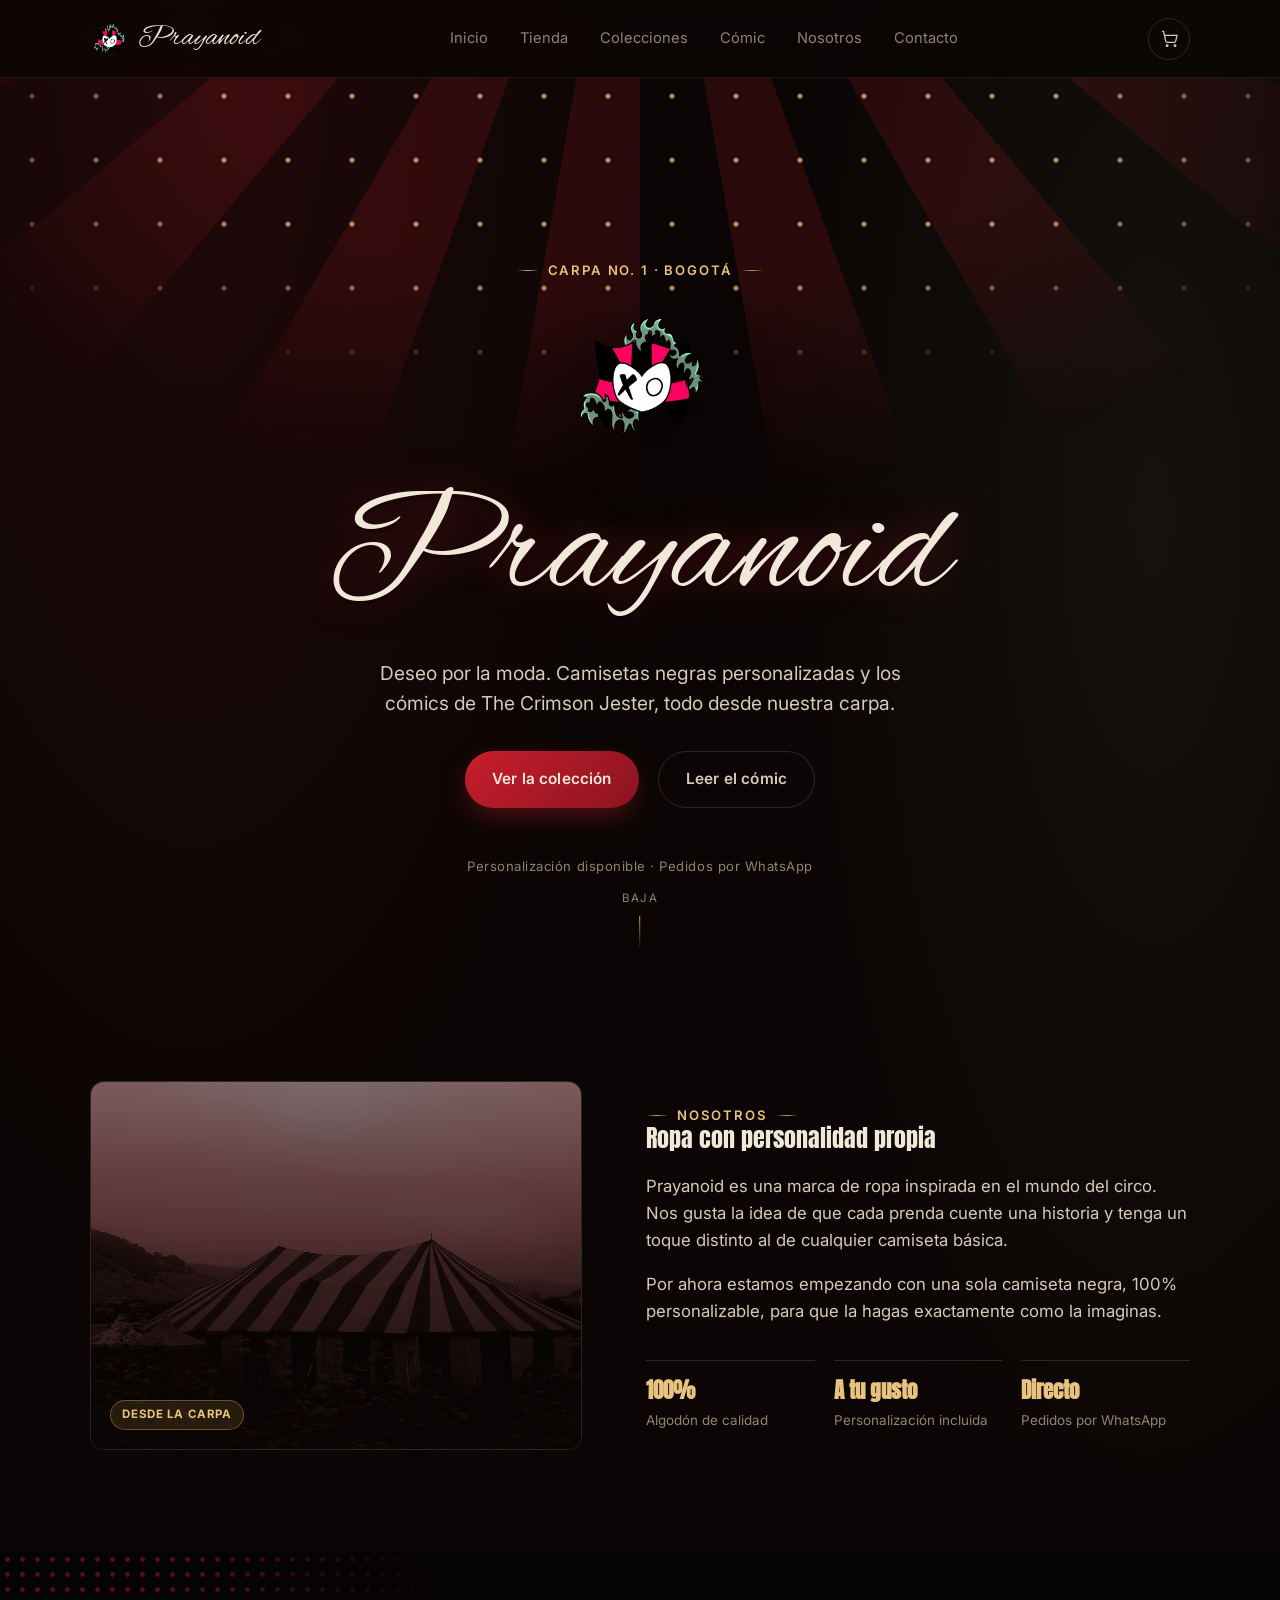
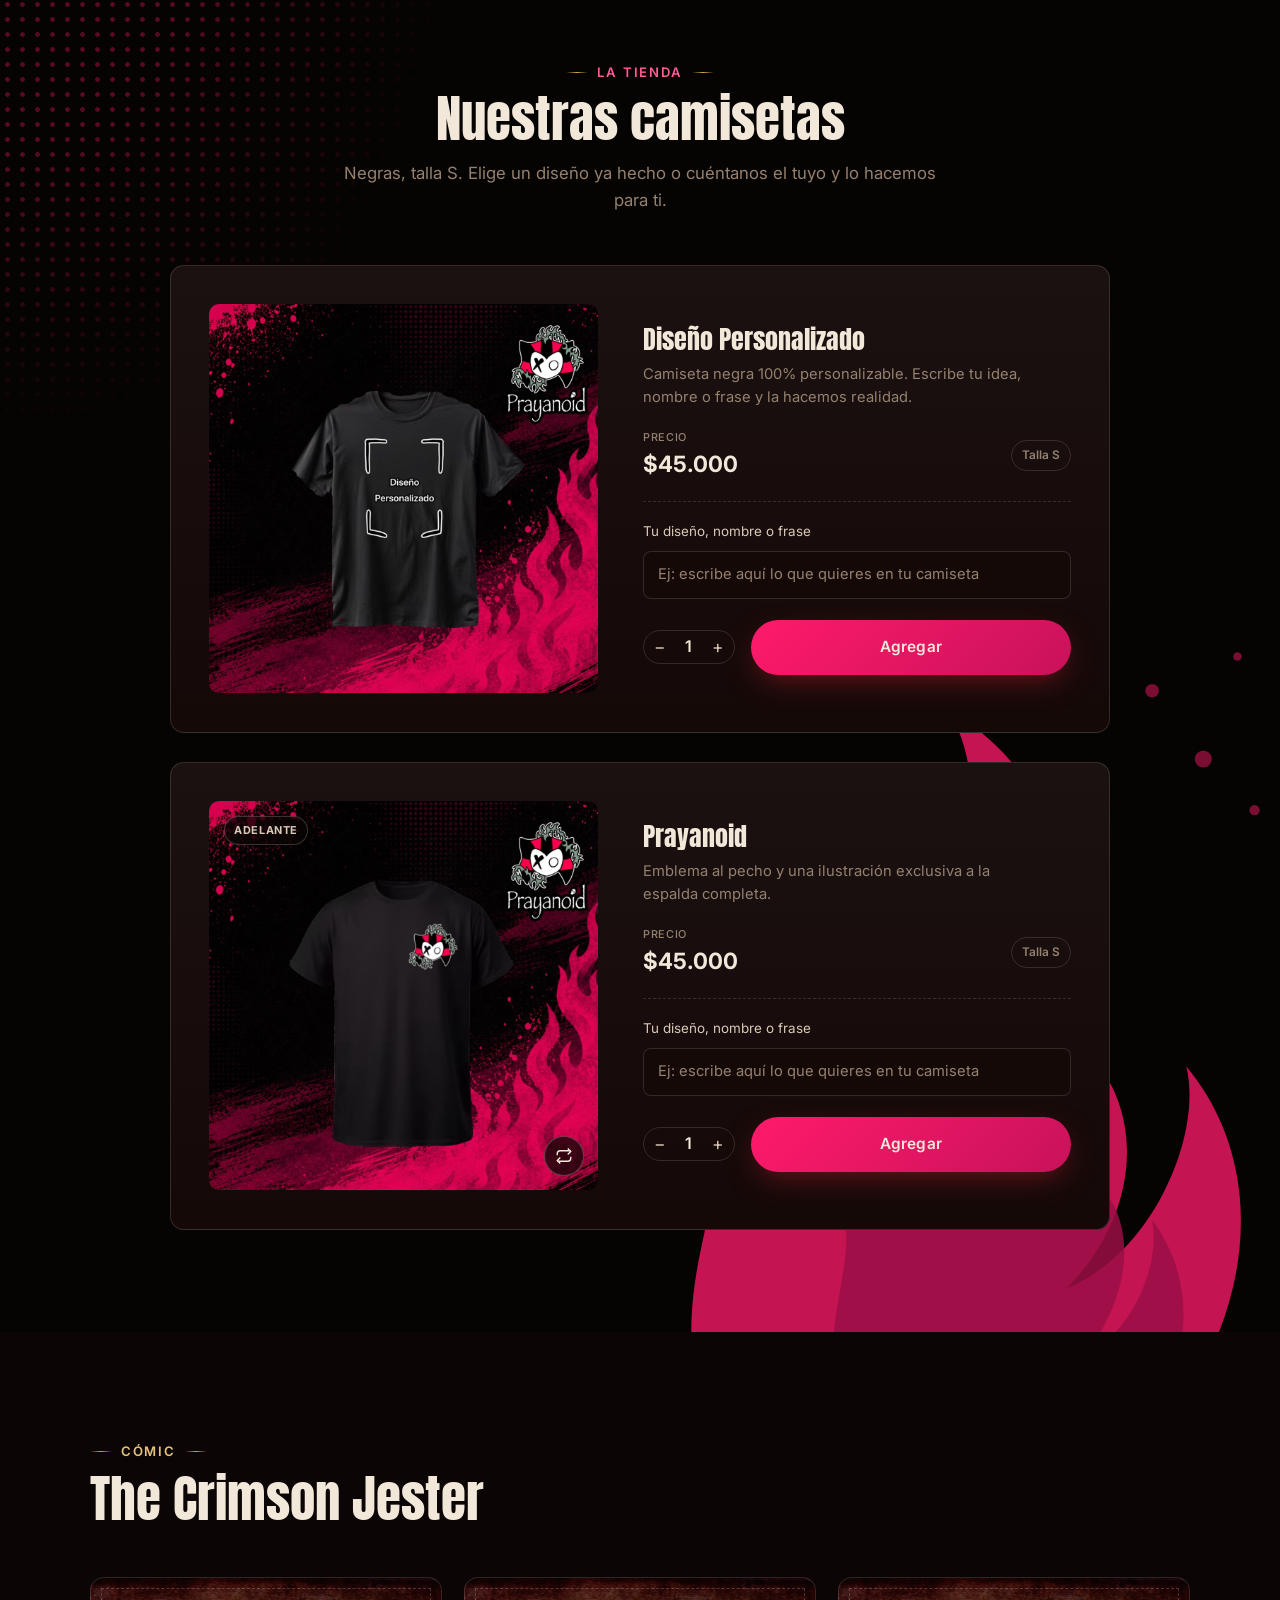
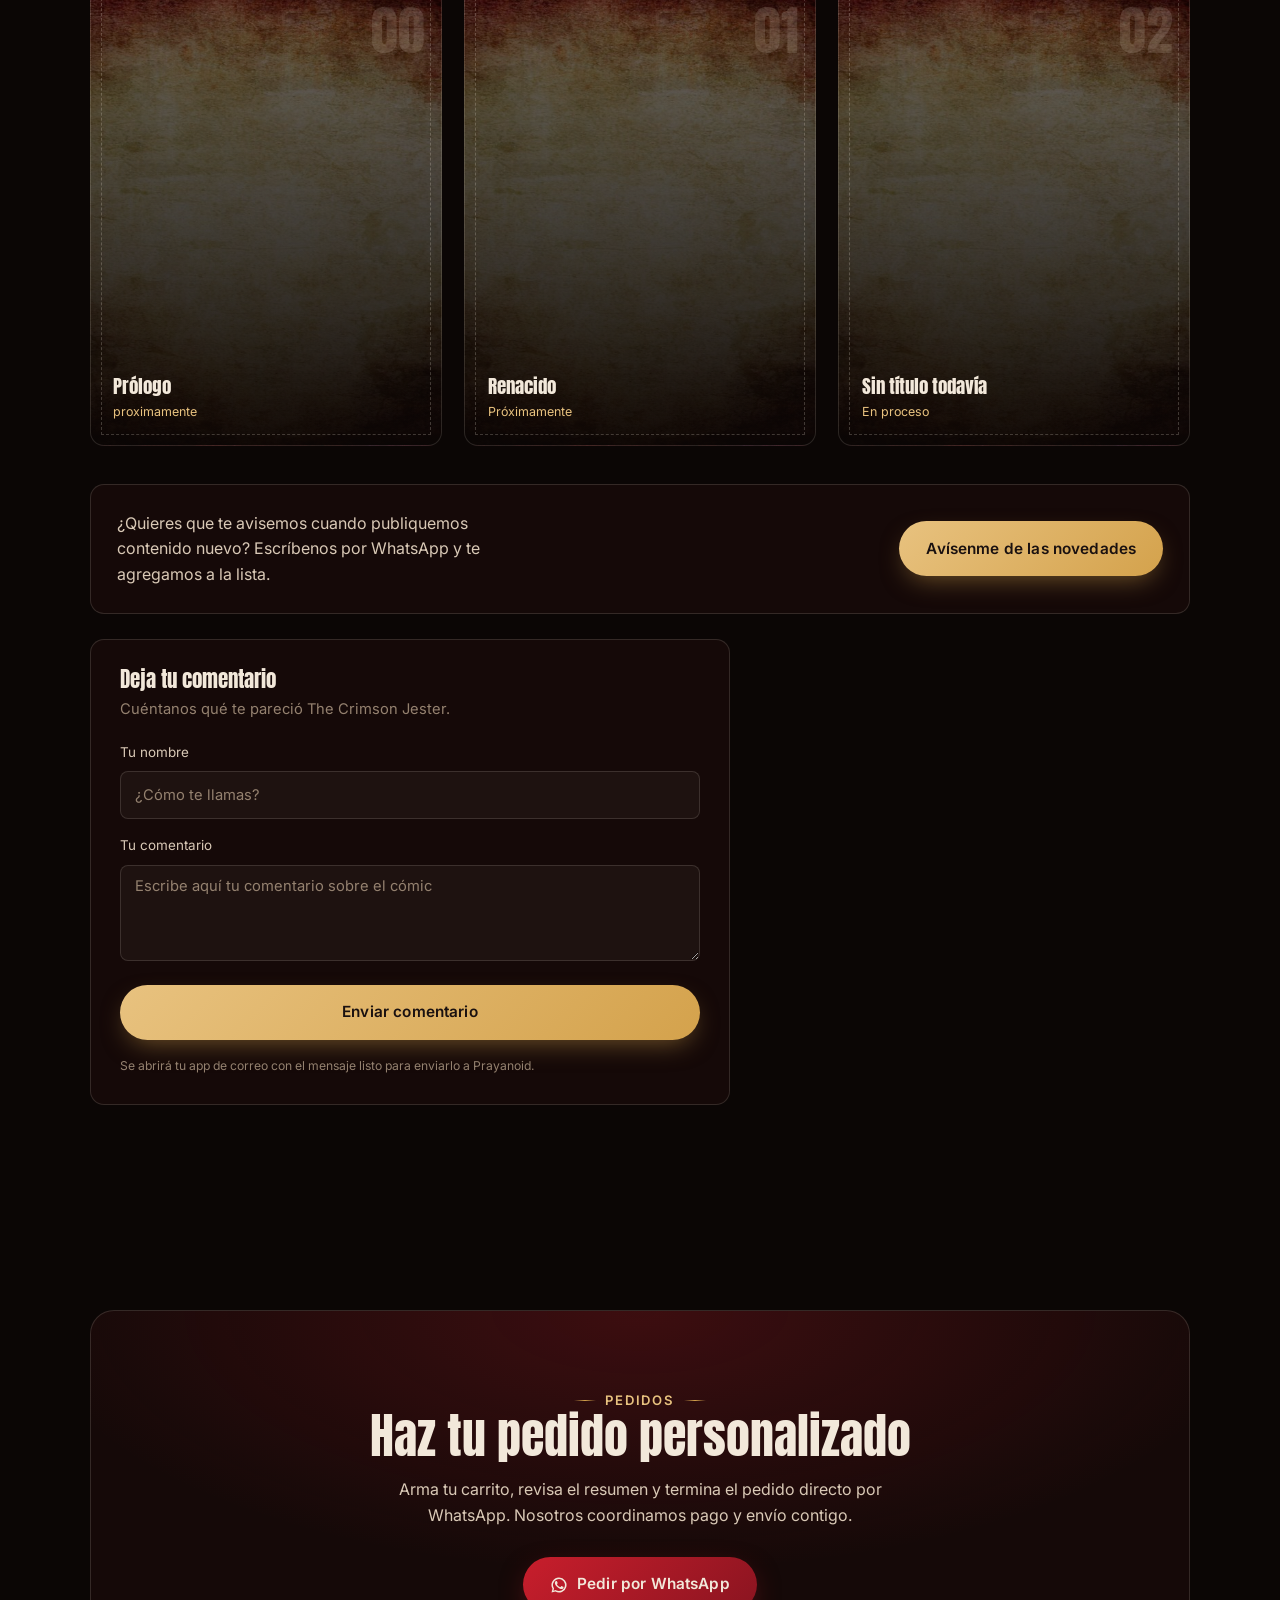
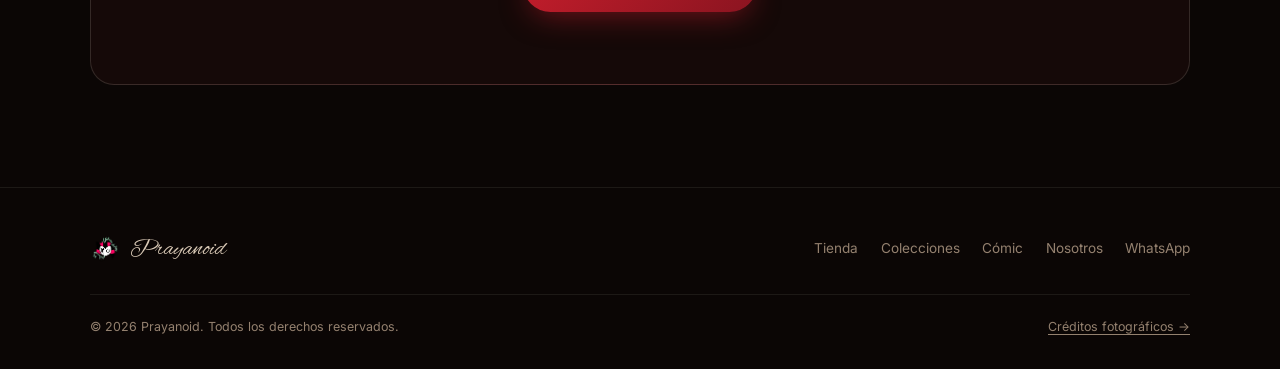
<file: index.html>
<!doctype html>
<html lang="es">
<head>
<meta charset="utf-8">
<meta name="viewport" content="width=device-width, initial-scale=1">
<title>Prayanoid — Deseo por la moda</title>
<meta name="description" content="Prayanoid: camisetas negras personalizadas y los cómics de The Crimson Jester. Pedidos directos por WhatsApp.">
<meta name="theme-color" content="#0b0605">

<link rel="icon" type="image/png" href="assets/img/jester-emblem.png">
<link rel="preload" as="image" href="assets/img/texture-velvet.jpg" fetchpriority="high">

<link rel="preconnect" href="https://fonts.googleapis.com">
<link rel="preconnect" href="https://fonts.gstatic.com" crossorigin>
<link rel="stylesheet" href="https://fonts.googleapis.com/css2?family=Anton&family=Alex+Brush&family=Inter:wght@300;400;500;600;700&display=swap">

<link rel="stylesheet" href="styles.css?v=20260804i">
</head>
<body>
<a class="skip-link" href="#contenido">Saltar al contenido</a>

<!-- ============================================================
     Curtain intro
============================================================ -->
<div class="curtain" data-curtain aria-hidden="true">
  <div class="curtain-panel left">
    <div class="curtain-fringe"></div>
  </div>
  <div class="curtain-panel right">
    <div class="curtain-fringe"></div>
  </div>
  <div class="curtain-enter">
    <span class="curtain-enter-ring">
      <svg viewBox="0 0 24 24" width="22" height="22" fill="none" stroke="currentColor" stroke-width="1.5"><path d="M5 12h14M13 6l6 6-6 6"/></svg>
    </span>
    <span>Toca para entrar</span>
  </div>
</div>

<!-- ============================================================
     Header
============================================================ -->
<header class="site-header" data-header>
  <div class="container">
    <a class="brand-mark" href="#top">
      <img src="assets/img/jester-emblem.png" alt="" aria-hidden="true">
      <strong>Prayanoid</strong>
    </a>

    <nav class="main-nav" aria-label="Navegación principal">
      <a href="#top">Inicio</a>
      <a href="#tienda">Tienda</a>
      <a href="colecciones.html">Colecciones</a>
      <a href="#comic">Cómic</a>
      <a href="#nosotros">Nosotros</a>
      <a href="#contacto">Contacto</a>
    </nav>

    <div class="header-actions">
      <button type="button" class="btn-icon cart-btn" data-cart-open aria-label="Abrir carrito">
        <svg viewBox="0 0 24 24" fill="none" stroke="currentColor" stroke-width="1.6"><circle cx="9" cy="21" r="1"/><circle cx="19" cy="21" r="1"/><path d="M2.5 3h2l2.7 12.4a2 2 0 0 0 2 1.6h8.6a2 2 0 0 0 2-1.6L21.5 8H6"/></svg>
        <span class="cart-count" data-cart-count>0</span>
      </button>
      <button type="button" class="btn-icon hamburger" data-hamburger aria-label="Abrir menú" aria-expanded="false">
        <svg viewBox="0 0 24 24" width="20" height="20" fill="none" stroke="currentColor" stroke-width="1.8" stroke-linecap="round">
          <line class="l1" x1="3" y1="6" x2="21" y2="6"/>
          <line class="l2" x1="3" y1="12" x2="21" y2="12"/>
          <line class="l3" x1="3" y1="18" x2="21" y2="18"/>
        </svg>
      </button>
    </div>
  </div>

  <nav class="mobile-nav" data-mobile-nav aria-label="Navegación móvil">
    <a href="#top">Inicio</a>
    <a href="#tienda">Tienda</a>
    <a href="colecciones.html">Colecciones</a>
    <a href="#comic">Cómic</a>
    <a href="#nosotros">Nosotros</a>
    <a href="#contacto">Contacto</a>
  </nav>
</header>

<main id="contenido">
  <!-- ============================================================
       Hero
  ============================================================ -->
  <section class="hero" id="top">
    <div class="hero-stripes" aria-hidden="true"></div>
    <div class="hero-lights" aria-hidden="true"></div>
    <div class="hero-inner">
      <span class="kicker">Carpa No. 1 · Bogotá</span>
      <img class="hero-emblem" src="assets/img/jester-emblem.png" alt="Emblema de Prayanoid">
      <h1 class="hero-title">Prayanoid</h1>
      <p class="hero-sub">Deseo por la moda. Camisetas negras personalizadas y los cómics de The Crimson Jester, todo desde nuestra carpa.</p>
      <div class="hero-actions">
        <a class="btn btn-primary" href="#tienda">Ver la colección</a>
        <a class="btn btn-ghost" href="#comic">Leer el cómic</a>
      </div>
      <p class="hero-note">Personalización disponible · Pedidos por WhatsApp</p>
    </div>
    <div class="hero-scroll" aria-hidden="true"><span>Baja</span><span class="line"></span></div>
  </section>

  <!-- ============================================================
       Manifesto
  ============================================================ -->
  <section class="section" id="nosotros">
    <div class="container">
      <div class="manifesto-grid">
        <div class="manifesto-figure reveal">
          <img src="assets/img/hero-tent.jpg" alt="Carpa de circo, referencia visual de la estética Prayanoid" loading="lazy" decoding="async">
          <span class="figure-tag badge badge-gold">Desde la carpa</span>
        </div>
        <div class="manifesto-text reveal">
          <span class="kicker">Nosotros</span>
          <h2>Ropa con personalidad propia</h2>
          <p>Prayanoid es una marca de ropa inspirada en el mundo del circo. Nos gusta la idea de que cada prenda cuente una historia y tenga un toque distinto al de cualquier camiseta básica.</p>
          <p>Por ahora estamos empezando con una sola camiseta negra, 100% personalizable, para que la hagas exactamente como la imaginas.</p>
          <div class="manifesto-pillars">
            <div class="pillar"><strong>100%</strong><span>Algodón de calidad</span></div>
            <div class="pillar"><strong>A tu gusto</strong><span>Personalización incluida</span></div>
            <div class="pillar"><strong>Directo</strong><span>Pedidos por WhatsApp</span></div>
          </div>
        </div>
      </div>
    </div>
  </section>

  <!-- ============================================================
       Shop
  ============================================================ -->
  <section class="section" id="tienda">
    <div class="container">
      <div class="section-head center reveal">
        <span class="kicker">La tienda</span>
        <h2>Nuestras camisetas</h2>
        <p>Negras, talla S. Elige un diseño ya hecho o cuéntanos el tuyo y lo hacemos para ti.</p>
      </div>

      <div class="shop-spotlight" data-products>
        <article class="product-card reveal">
          <div class="product-visual photo">
            <img class="mockup" src="assets/img/product-custom-tee.jpg" alt="Camiseta negra Prayanoid con espacio para tu diseño personalizado">
          </div>
          <div class="product-info">
            <h3>Diseño Personalizado</h3>
            <p class="desc">Camiseta negra 100% personalizable. Escribe tu idea, nombre o frase y la hacemos realidad.</p>
            <div class="product-meta">
              <div class="product-price"><small>Precio</small>$45.000</div>
              <span class="size-pill">Talla S</span>
            </div>
            <div class="customize-row">
              <label for="custom-text">Tu diseño, nombre o frase</label>
              <input type="text" id="custom-text" class="customize-input" data-custom-input maxlength="60" placeholder="Ej: escribe aquí lo que quieres en tu camiseta">
            </div>
            <div class="qty-row">
              <div class="qty-stepper" data-qty>
                <button type="button" data-action="dec" aria-label="Restar">−</button>
                <span class="qty-value">1</span>
                <button type="button" data-action="inc" aria-label="Sumar">+</button>
              </div>
              <button type="button" class="btn btn-primary add-to-cart" data-add-to-cart data-id="p-custom" data-name="Diseño Personalizado" data-price="45000">Agregar</button>
            </div>
          </div>
        </article>

        <article class="product-card reveal">
          <div class="product-visual photo has-back">
            <span class="side-badge front-label">Adelante</span>
            <span class="side-badge back-label">Atrás</span>
            <img class="mockup front" src="assets/img/product-prayanoid-front.jpg" alt="Camiseta negra Prayanoid con el emblema al pecho (frente)">
            <img class="mockup back" src="assets/img/product-prayanoid-back.jpg" alt="Camiseta negra Prayanoid con ilustración de bufón enmascarado a la espalda (espalda)">
            <button type="button" class="flip-btn" data-flip-btn aria-label="Ver la otra cara de la camiseta">
              <svg viewBox="0 0 24 24" fill="none" stroke="currentColor" stroke-width="1.8"><path d="M17 2l4 4-4 4"/><path d="M3 11V9a4 4 0 0 1 4-4h14"/><path d="M7 22l-4-4 4-4"/><path d="M21 13v2a4 4 0 0 1-4 4H3"/></svg>
            </button>
          </div>
          <div class="product-info">
            <h3>Prayanoid</h3>
            <p class="desc">Emblema al pecho y una ilustración exclusiva a la espalda completa.</p>
            <div class="product-meta">
              <div class="product-price"><small>Precio</small>$45.000</div>
              <span class="size-pill">Talla S</span>
            </div>
            <div class="customize-row">
              <label for="custom-text-2">Iniciales o nombre (opcional)</label>
              <input type="text" id="custom-text-2" class="customize-input" data-custom-input maxlength="60" placeholder="Ej: agrega tus iniciales">
            </div>
            <div class="qty-row">
              <div class="qty-stepper" data-qty>
                <button type="button" data-action="dec" aria-label="Restar">−</button>
                <span class="qty-value">1</span>
                <button type="button" data-action="inc" aria-label="Sumar">+</button>
              </div>
              <button type="button" class="btn btn-primary add-to-cart" data-add-to-cart data-id="p-mascara" data-name="Prayanoid" data-price="45000">Agregar</button>
            </div>
          </div>
        </article>
      </div>
    </div>
  </section>

  <!-- ============================================================
       Weekly comic
  ============================================================ -->
  <section class="section" id="comic">
    <div class="container">
      <div class="section-head reveal">
        <span class="kicker">Cómic</span>
        <h2>The Crimson Jester</h2>
      </div>

      <div class="comic-grid" data-comics>
        <a class="comic-card is-live reveal" href="comic-00.html" target="_blank" rel="noopener">
          <span class="episode-num" aria-hidden="true">00</span>
          <span class="stamp">Nuevo</span>
          <h3>Prólogo</h3>
          <span class="status">Disponible ahora</span>
        </a>
        <a class="comic-card reveal" href="comic-01.html" target="_blank" rel="noopener">
          <span class="episode-num" aria-hidden="true">01</span>
          <h3>La carpa despierta</h3>
          <span class="status">Próximamente</span>
        </a>
        <a class="comic-card reveal" href="comic-02.html" target="_blank" rel="noopener">
          <span class="episode-num" aria-hidden="true">02</span>
          <h3>Sin título todavía</h3>
          <span class="status">En proceso</span>
        </a>
      </div>

      <div class="comic-follow reveal">
        <p>¿Quieres que te avisemos cuando publiquemos contenido nuevo? Escríbenos por WhatsApp y te agregamos a la lista.</p>
        <a class="btn btn-gold" href="https://wa.me/573204738410?text=Hola%20Prayanoid%2C%20quiero%20que%20me%20avisen%20de%20las%20novedades%20de%20The%20Crimson%20Jester." target="_blank" rel="noopener">Avísenme de las novedades</a>
      </div>

      <div class="comic-comments reveal">
        <h3>Deja tu comentario</h3>
        <p>Cuéntanos qué te pareció The Crimson Jester.</p>
        <form class="comment-form" data-comment-form novalidate>
          <div class="form-row">
            <label for="comment-name">Tu nombre</label>
            <input type="text" id="comment-name" name="name" maxlength="60" placeholder="¿Cómo te llamas?">
          </div>
          <div class="form-row">
            <label for="comment-text">Tu comentario</label>
            <textarea id="comment-text" name="comment" required maxlength="500" rows="4" placeholder="Escribe aquí tu comentario sobre el cómic"></textarea>
          </div>
          <button type="submit" class="btn btn-gold">Enviar comentario</button>
          <p class="hint">Se abrirá tu app de correo con el mensaje listo para enviarlo a Prayanoid.</p>
        </form>
      </div>
    </div>
  </section>

  <!-- ============================================================
       Contact band
  ============================================================ -->
  <section class="section" id="contacto">
    <div class="container">
      <div class="contact-band reveal">
        <span class="kicker">Pedidos</span>
        <h2>Haz tu pedido personalizado</h2>
        <p>Arma tu carrito, revisa el resumen y termina el pedido directo por WhatsApp. Nosotros coordinamos pago y envío contigo.</p>
        <a class="btn btn-primary" href="https://wa.me/573204738410?text=Hola%20Prayanoid%2C%20quiero%20hacer%20un%20pedido." target="_blank" rel="noopener">
          <svg viewBox="0 0 24 24" width="18" height="18" fill="currentColor"><path d="M17.5 14.4c-.3-.1-1.7-.8-2-1-.3-.1-.5-.1-.6.1-.2.3-.7 1-.9 1.2-.2.2-.3.2-.6.1-.3-.1-1.3-.5-2.4-1.5-.9-.8-1.5-1.8-1.6-2.1-.2-.3 0-.5.1-.6.1-.1.3-.3.4-.5.1-.1.2-.3.3-.4.1-.2 0-.3 0-.5s-.6-1.5-.9-2c-.2-.5-.4-.4-.6-.4h-.5c-.2 0-.5.1-.7.3-.2.3-1 1-1 2.3s1 2.7 1.1 2.9c.1.2 2 3.1 4.9 4.3.7.3 1.2.5 1.6.6.7.2 1.3.2 1.8.1.5-.1 1.7-.7 2-1.4.2-.7.2-1.2.1-1.4-.1-.1-.3-.2-.5-.3z"/><path d="M12 2a10 10 0 0 0-8.6 15.1L2 22l5.1-1.3A10 10 0 1 0 12 2zm0 18a8 8 0 0 1-4.1-1.1l-.3-.2-3 .8.8-2.9-.2-.3A8 8 0 1 1 12 20z"/></svg>
          Pedir por WhatsApp
        </a>
      </div>
    </div>
  </section>
</main>

<!-- ============================================================
     Footer
============================================================ -->
<footer class="site-footer">
  <div class="container">
    <div class="footer-grid">
      <a class="footer-brand" href="#top">
        <img src="assets/img/jester-emblem.png" alt="" aria-hidden="true">
        <strong>Prayanoid</strong>
      </a>
      <nav class="footer-links" aria-label="Enlaces del pie de página">
        <a href="#tienda">Tienda</a>
        <a href="colecciones.html">Colecciones</a>
        <a href="#comic">Cómic</a>
        <a href="#nosotros">Nosotros</a>
        <a href="https://wa.me/573204738410" target="_blank" rel="noopener">WhatsApp</a>
      </nav>
    </div>
    <div class="footer-bottom">
      <span>© 2026 Prayanoid. Todos los derechos reservados.</span>
      <a href="creditos.html">Créditos fotográficos →</a>
    </div>
  </div>
</footer>

<!-- ============================================================
     Cart drawer
============================================================ -->
<div class="cart-overlay" data-cart-overlay></div>
<aside class="cart-drawer" data-cart-drawer aria-label="Carrito de compras">
  <div class="cart-head">
    <h2>Tu carrito</h2>
    <button type="button" class="btn-icon" data-cart-close aria-label="Cerrar carrito">
      <svg viewBox="0 0 24 24" fill="none" stroke="currentColor" stroke-width="1.8"><line x1="6" y1="6" x2="18" y2="18"/><line x1="18" y1="6" x2="6" y2="18"/></svg>
    </button>
  </div>
  <div class="cart-items" data-cart-items></div>
  <div class="cart-foot">
    <div class="cart-total-row">
      <span>Total</span>
      <span data-cart-total>$0</span>
    </div>
    <button type="button" class="btn btn-gold btn-block" data-cart-checkout disabled>Finalizar por WhatsApp</button>
    <p class="hint">Te llevamos a WhatsApp con el resumen listo para enviar.</p>
  </div>
</aside>

<script defer src="lib/gsap.min.js"></script>
<script defer src="lib/ScrollTrigger.min.js"></script>
<script defer src="lib/manifest.js"></script>
<script defer src="main.js?v=20260804h"></script>

<!-- Netlify Identity: catches invite/login links and sends users to the CMS -->
<script src="https://identity.netlify.com/v1/netlify-identity-widget.js"></script>
<script>
  if (window.netlifyIdentity) {
    window.netlifyIdentity.on("init", function (user) {
      if (!user) {
        window.netlifyIdentity.on("login", function () {
          document.location.href = "/admin/";
        });
      }
    });
  }
</script>
</body>
</html>
</file>
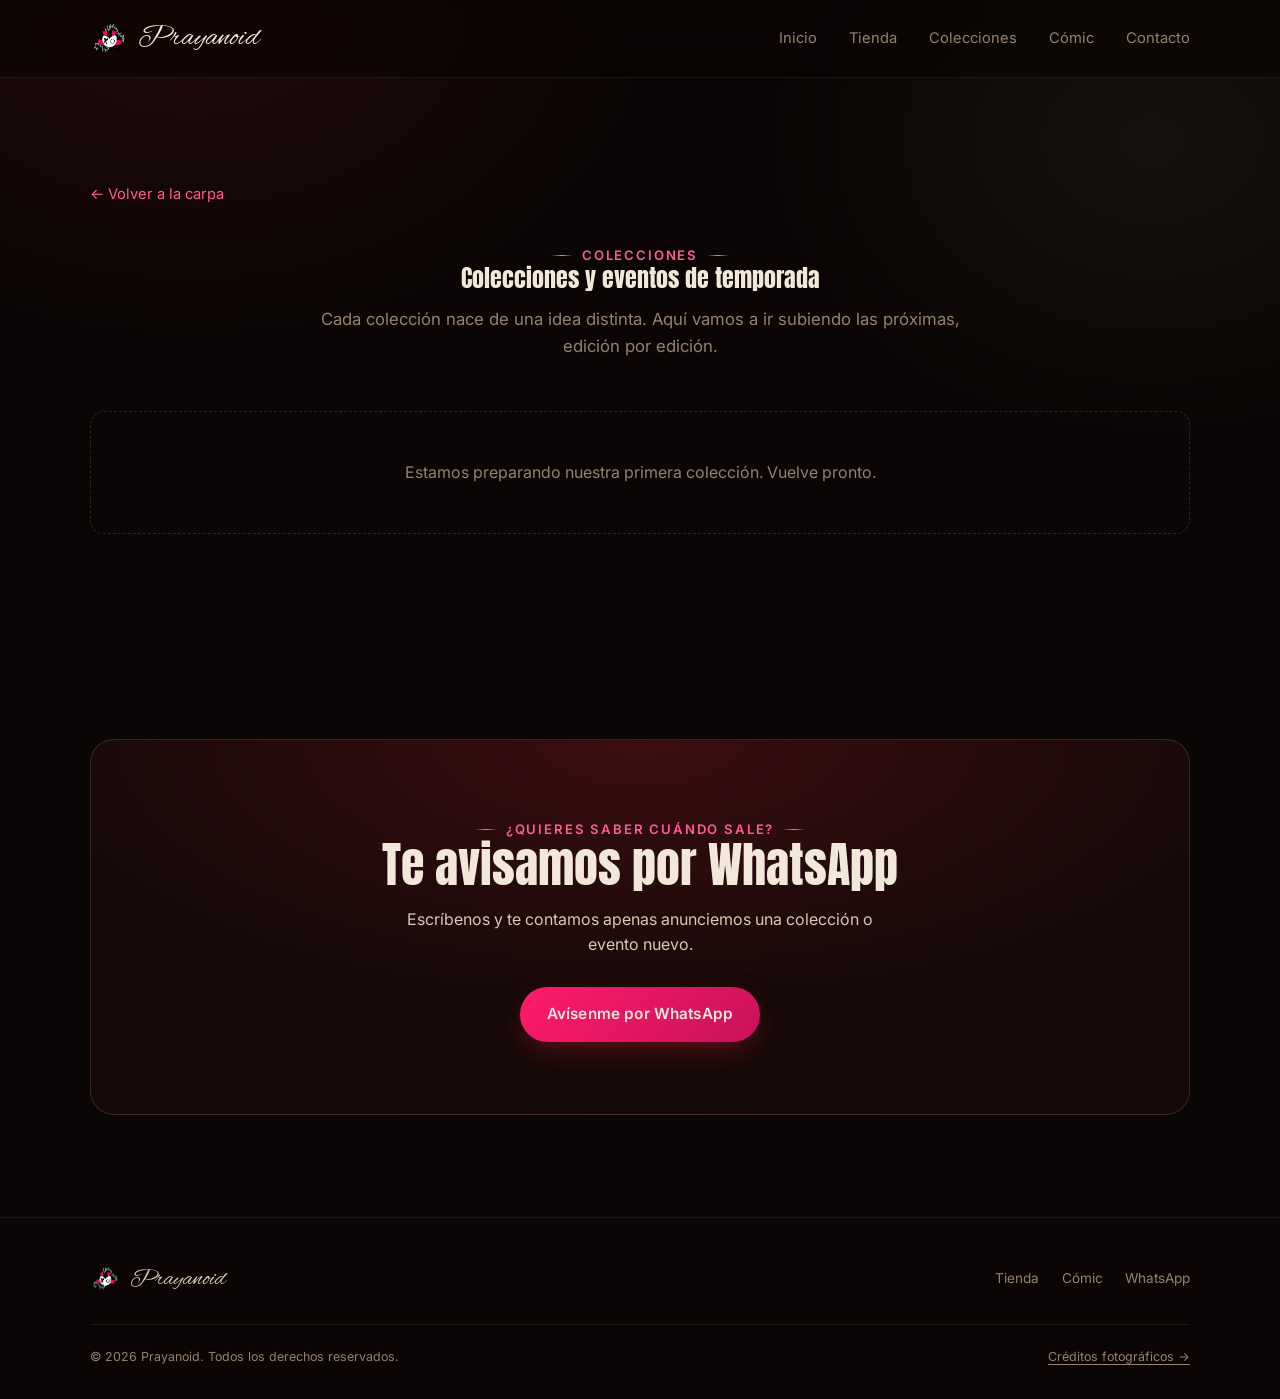
<file: colecciones.html>
<!doctype html>
<html lang="es">
<head>
<meta charset="utf-8">
<meta name="viewport" content="width=device-width, initial-scale=1">
<title>Colecciones — Prayanoid</title>
<meta name="description" content="Colecciones y eventos de temporada de Prayanoid.">
<meta name="theme-color" content="#0b0605">
<link rel="icon" type="image/png" href="assets/img/jester-emblem.png">
<link rel="preconnect" href="https://fonts.googleapis.com">
<link rel="preconnect" href="https://fonts.gstatic.com" crossorigin>
<link rel="stylesheet" href="https://fonts.googleapis.com/css2?family=Anton&family=Alex+Brush&family=Inter:wght@300;400;500;600;700&display=swap">
<link rel="stylesheet" href="styles.css?v=20260804i">
</head>
<body class="collections-page">
<header class="site-header">
  <div class="container">
    <a class="brand-mark" href="index.html">
      <img src="assets/img/jester-emblem.png" alt="" aria-hidden="true">
      <strong>Prayanoid</strong>
    </a>
    <nav class="main-nav" aria-label="Navegación principal">
      <a href="index.html#top">Inicio</a>
      <a href="index.html#tienda">Tienda</a>
      <a href="colecciones.html">Colecciones</a>
      <a href="index.html#comic">Cómic</a>
      <a href="index.html#contacto">Contacto</a>
    </nav>
  </div>
</header>

<main>
  <section class="section">
    <div class="container">
      <a class="back" href="index.html">← Volver a la carpa</a>
      <div class="section-head center reveal">
        <span class="kicker">Colecciones</span>
        <h1>Colecciones y eventos de temporada</h1>
        <p>Cada colección nace de una idea distinta. Aquí vamos a ir subiendo las próximas, edición por edición.</p>
      </div>

      <div class="collections-grid" data-collections>
        <p class="collections-empty">Estamos preparando nuestra primera colección. Vuelve pronto.</p>
      </div>
    </div>
  </section>

  <section class="section">
    <div class="container">
      <div class="contact-band reveal">
        <span class="kicker">¿Quieres saber cuándo sale?</span>
        <h2>Te avisamos por WhatsApp</h2>
        <p>Escríbenos y te contamos apenas anunciemos una colección o evento nuevo.</p>
        <a class="btn btn-primary" href="https://wa.me/573204738410?text=Hola%20Prayanoid%2C%20quiero%20que%20me%20avisen%20de%20las%20pr%C3%B3ximas%20colecciones." target="_blank" rel="noopener">Avísenme por WhatsApp</a>
      </div>
    </div>
  </section>
</main>

<footer class="site-footer">
  <div class="container">
    <div class="footer-grid">
      <a class="footer-brand" href="index.html">
        <img src="assets/img/jester-emblem.png" alt="" aria-hidden="true">
        <strong>Prayanoid</strong>
      </a>
      <nav class="footer-links" aria-label="Enlaces del pie de página">
        <a href="index.html#tienda">Tienda</a>
        <a href="index.html#comic">Cómic</a>
        <a href="https://wa.me/573204738410" target="_blank" rel="noopener">WhatsApp</a>
      </nav>
    </div>
    <div class="footer-bottom">
      <span>© 2026 Prayanoid. Todos los derechos reservados.</span>
      <a href="creditos.html">Créditos fotográficos →</a>
    </div>
  </div>
</footer>

<script defer src="lib/manifest.js"></script>
<script defer src="main.js?v=20260804h"></script>
</body>
</html>
</file>
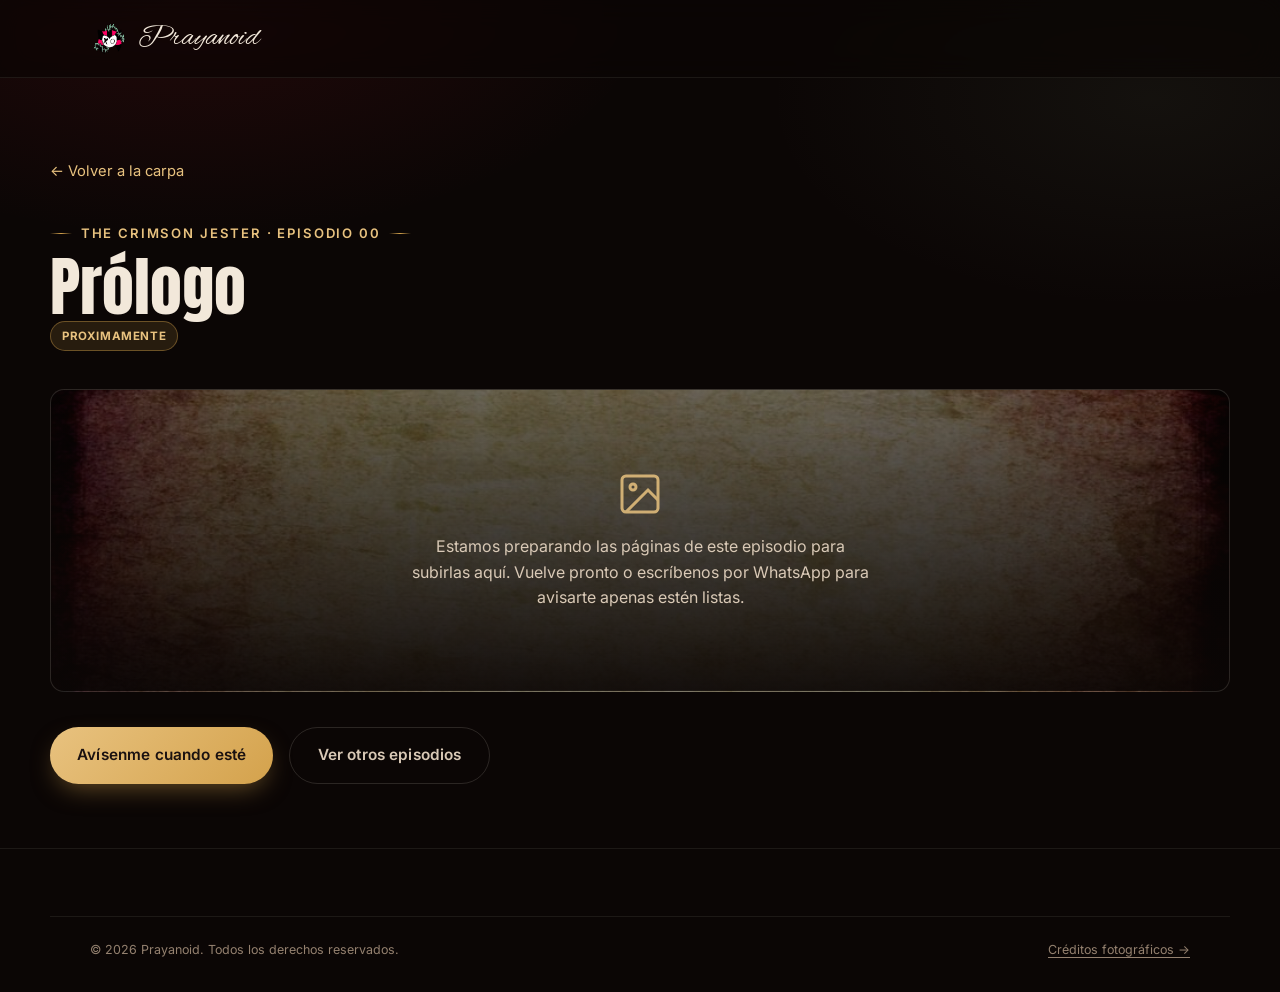
<file: comic-00.html>
<!doctype html>
<html lang="es">
<head>
<meta charset="utf-8">
<meta name="viewport" content="width=device-width, initial-scale=1">
<title>Episodio 00 · Prólogo — The Crimson Jester</title>
<meta name="description" content="The Crimson Jester, episodio 00: Prólogo. El cómic semanal de Prayanoid.">
<meta name="theme-color" content="#0b0605">
<link rel="icon" type="image/png" href="assets/img/jester-emblem.png">
<link rel="preconnect" href="https://fonts.googleapis.com">
<link rel="preconnect" href="https://fonts.gstatic.com" crossorigin>
<link rel="stylesheet" href="https://fonts.googleapis.com/css2?family=Anton&family=Alex+Brush&family=Inter:wght@300;400;500;600;700&display=swap">
<link rel="stylesheet" href="styles.css?v=20260804i">
</head>
<body class="comic-reader" data-episode="00">
<header class="site-header">
  <div class="container">
    <a class="brand-mark" href="index.html">
      <img src="assets/img/jester-emblem.png" alt="" aria-hidden="true">
      <strong>Prayanoid</strong>
    </a>
  </div>
</header>
<main class="container">
  <a class="back" href="index.html#comic">← Volver a la carpa</a>

  <div class="comic-reader-head">
    <span class="kicker">The Crimson Jester · Episodio 00</span>
    <h1>Prólogo</h1>
    <span class="badge">Disponible ahora</span>
  </div>

  <div class="comic-reader-panel">
    <svg viewBox="0 0 24 24" fill="none" stroke="currentColor" stroke-width="1.5"><rect x="3" y="3" width="18" height="18" rx="2"/><circle cx="8.5" cy="8.5" r="1.5"/><path d="M21 15l-5-5L5 21"/></svg>
    <p>Estamos preparando las páginas de este episodio para subirlas aquí. Vuelve pronto o escríbenos por WhatsApp para avisarte apenas estén listas.</p>
  </div>

  <div class="comic-pages" data-comic-pages></div>

  <div class="comic-reader-actions">
    <a class="btn btn-gold" href="https://wa.me/573204738410?text=Hola%20Prayanoid%2C%20quiero%20que%20me%20avisen%20cuando%20suban%20el%20Pr%C3%B3logo%20de%20The%20Crimson%20Jester." target="_blank" rel="noopener">Avísenme cuando esté</a>
    <a class="btn btn-ghost" href="index.html#comic">Ver otros episodios</a>
  </div>
</main>
<footer class="site-footer">
  <div class="container footer-bottom">
    <span>© 2026 Prayanoid. Todos los derechos reservados.</span>
    <a href="creditos.html">Créditos fotográficos →</a>
  </div>
</footer>
<script defer src="lib/comic-reader.js?v=20260804b"></script>
</body>
</html>
</file>
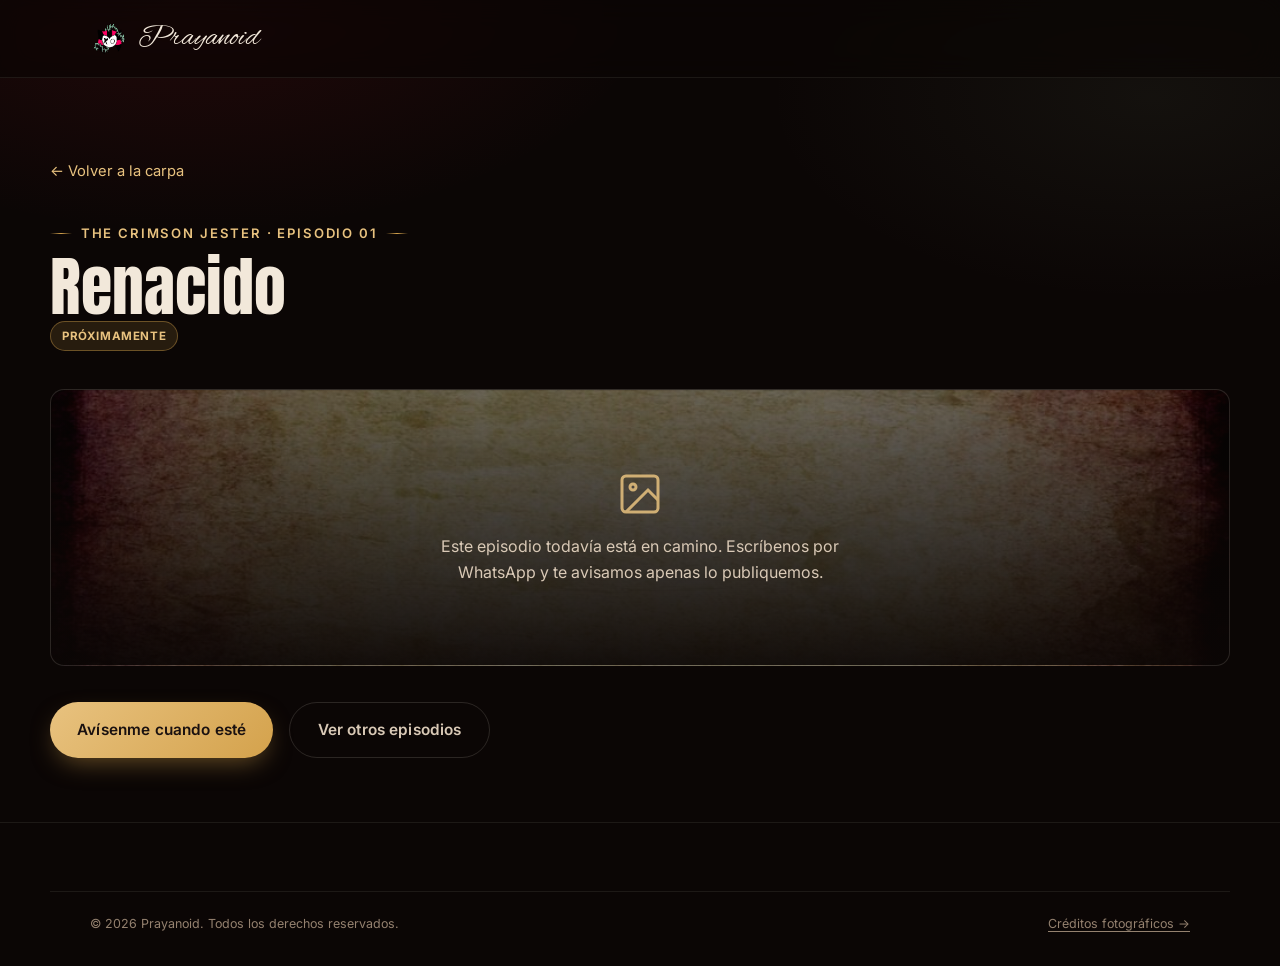
<file: comic-01.html>
<!doctype html>
<html lang="es">
<head>
<meta charset="utf-8">
<meta name="viewport" content="width=device-width, initial-scale=1">
<title>Episodio 01 · La carpa despierta — The Crimson Jester</title>
<meta name="description" content="The Crimson Jester, episodio 01: La carpa despierta. El cómic semanal de Prayanoid.">
<meta name="theme-color" content="#0b0605">
<link rel="icon" type="image/png" href="assets/img/jester-emblem.png">
<link rel="preconnect" href="https://fonts.googleapis.com">
<link rel="preconnect" href="https://fonts.gstatic.com" crossorigin>
<link rel="stylesheet" href="https://fonts.googleapis.com/css2?family=Anton&family=Alex+Brush&family=Inter:wght@300;400;500;600;700&display=swap">
<link rel="stylesheet" href="styles.css?v=20260804i">
</head>
<body class="comic-reader" data-episode="01">
<header class="site-header">
  <div class="container">
    <a class="brand-mark" href="index.html">
      <img src="assets/img/jester-emblem.png" alt="" aria-hidden="true">
      <strong>Prayanoid</strong>
    </a>
  </div>
</header>
<main class="container">
  <a class="back" href="index.html#comic">← Volver a la carpa</a>

  <div class="comic-reader-head">
    <span class="kicker">The Crimson Jester · Episodio 01</span>
    <h1>La carpa despierta</h1>
    <span class="badge badge-gold">Próximamente</span>
  </div>

  <div class="comic-reader-panel">
    <svg viewBox="0 0 24 24" fill="none" stroke="currentColor" stroke-width="1.5"><rect x="3" y="3" width="18" height="18" rx="2"/><circle cx="8.5" cy="8.5" r="1.5"/><path d="M21 15l-5-5L5 21"/></svg>
    <p>Este episodio todavía está en camino. Escríbenos por WhatsApp y te avisamos apenas lo publiquemos.</p>
  </div>

  <div class="comic-pages" data-comic-pages></div>

  <div class="comic-reader-actions">
    <a class="btn btn-gold" href="https://wa.me/573204738410?text=Hola%20Prayanoid%2C%20quiero%20que%20me%20avisen%20cuando%20suban%20La%20carpa%20despierta%20de%20The%20Crimson%20Jester." target="_blank" rel="noopener">Avísenme cuando esté</a>
    <a class="btn btn-ghost" href="index.html#comic">Ver otros episodios</a>
  </div>
</main>
<footer class="site-footer">
  <div class="container footer-bottom">
    <span>© 2026 Prayanoid. Todos los derechos reservados.</span>
    <a href="creditos.html">Créditos fotográficos →</a>
  </div>
</footer>
<script defer src="lib/comic-reader.js?v=20260804b"></script>
</body>
</html>
</file>
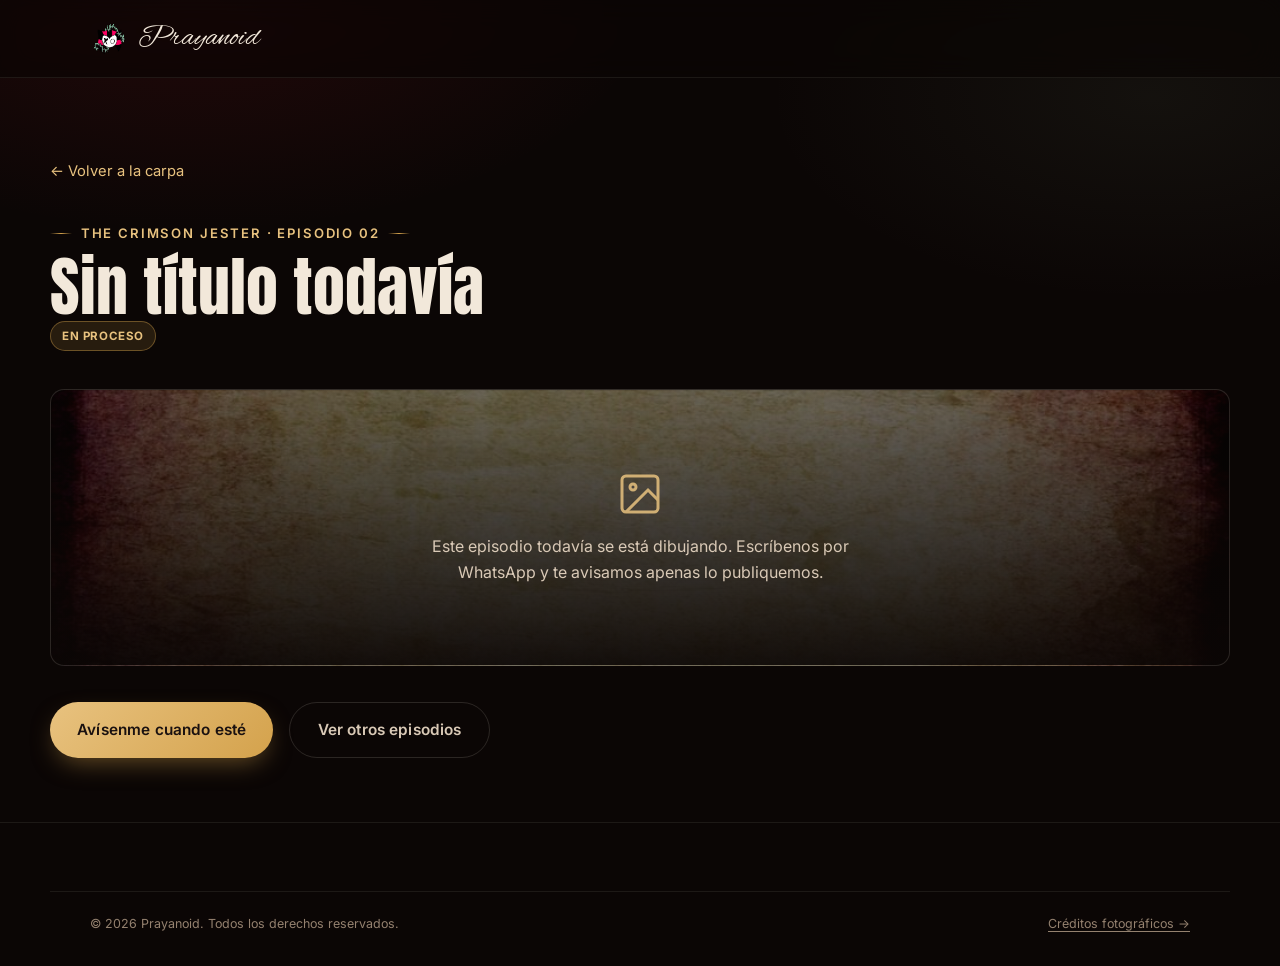
<file: comic-02.html>
<!doctype html>
<html lang="es">
<head>
<meta charset="utf-8">
<meta name="viewport" content="width=device-width, initial-scale=1">
<title>Episodio 02 — The Crimson Jester</title>
<meta name="description" content="The Crimson Jester, episodio 02. El cómic semanal de Prayanoid.">
<meta name="theme-color" content="#0b0605">
<link rel="icon" type="image/png" href="assets/img/jester-emblem.png">
<link rel="preconnect" href="https://fonts.googleapis.com">
<link rel="preconnect" href="https://fonts.gstatic.com" crossorigin>
<link rel="stylesheet" href="https://fonts.googleapis.com/css2?family=Anton&family=Alex+Brush&family=Inter:wght@300;400;500;600;700&display=swap">
<link rel="stylesheet" href="styles.css?v=20260804i">
</head>
<body class="comic-reader" data-episode="02">
<header class="site-header">
  <div class="container">
    <a class="brand-mark" href="index.html">
      <img src="assets/img/jester-emblem.png" alt="" aria-hidden="true">
      <strong>Prayanoid</strong>
    </a>
  </div>
</header>
<main class="container">
  <a class="back" href="index.html#comic">← Volver a la carpa</a>

  <div class="comic-reader-head">
    <span class="kicker">The Crimson Jester · Episodio 02</span>
    <h1>Sin título todavía</h1>
    <span class="badge badge-gold">En proceso</span>
  </div>

  <div class="comic-reader-panel">
    <svg viewBox="0 0 24 24" fill="none" stroke="currentColor" stroke-width="1.5"><rect x="3" y="3" width="18" height="18" rx="2"/><circle cx="8.5" cy="8.5" r="1.5"/><path d="M21 15l-5-5L5 21"/></svg>
    <p>Este episodio todavía se está dibujando. Escríbenos por WhatsApp y te avisamos apenas lo publiquemos.</p>
  </div>

  <div class="comic-pages" data-comic-pages></div>

  <div class="comic-reader-actions">
    <a class="btn btn-gold" href="https://wa.me/573204738410?text=Hola%20Prayanoid%2C%20quiero%20que%20me%20avisen%20cuando%20suban%20el%20episodio%2002%20de%20The%20Crimson%20Jester." target="_blank" rel="noopener">Avísenme cuando esté</a>
    <a class="btn btn-ghost" href="index.html#comic">Ver otros episodios</a>
  </div>
</main>
<footer class="site-footer">
  <div class="container footer-bottom">
    <span>© 2026 Prayanoid. Todos los derechos reservados.</span>
    <a href="creditos.html">Créditos fotográficos →</a>
  </div>
</footer>
<script defer src="lib/comic-reader.js?v=20260804b"></script>
</body>
</html>
</file>
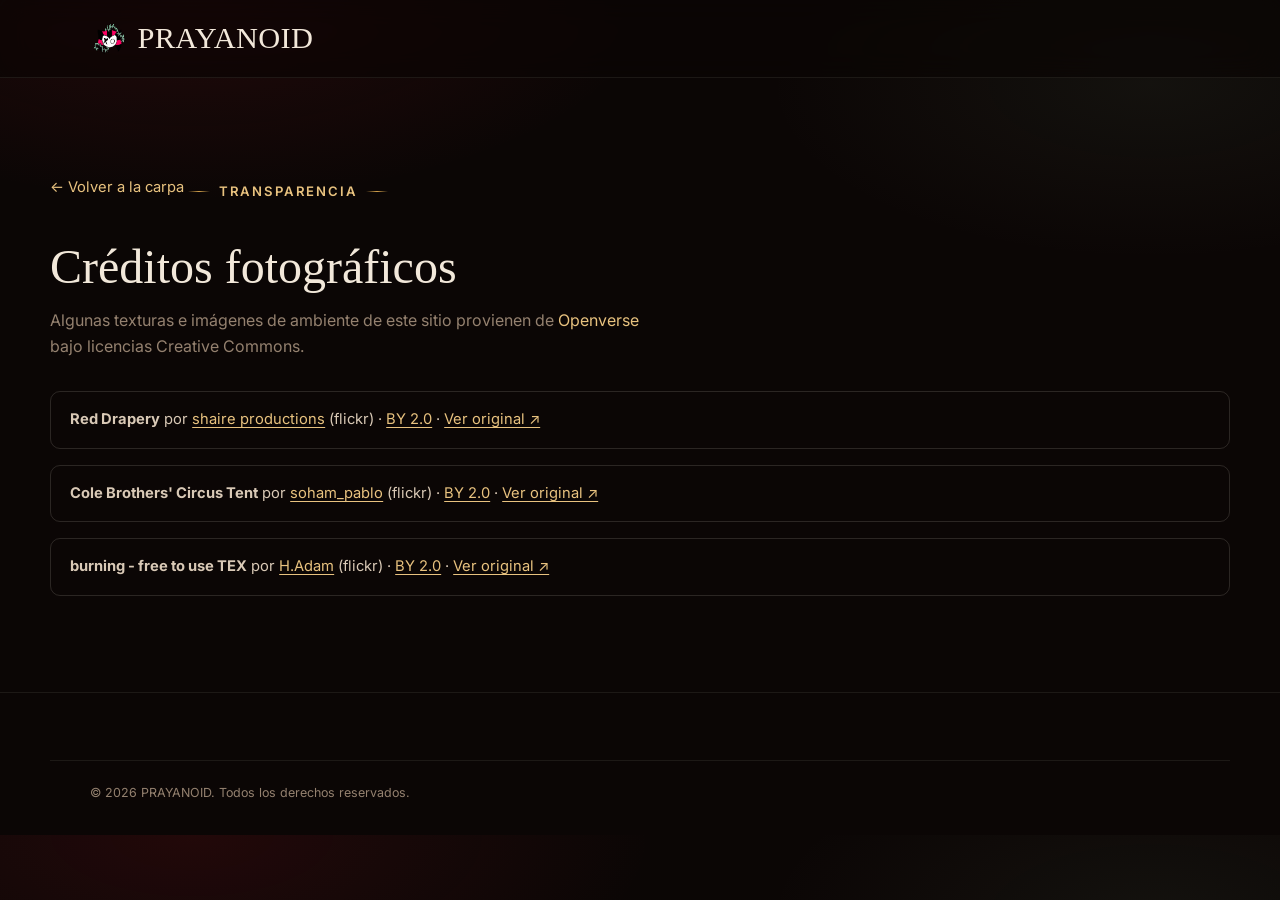
<file: creditos.html>
<!doctype html>
<html lang="es">
<head>
<meta charset="utf-8">
<meta name="viewport" content="width=device-width, initial-scale=1">
<title>Créditos fotográficos · PRAYANOID</title>
<meta name="description" content="Créditos y licencias de las imágenes utilizadas en PRAYANOID.">
<meta name="theme-color" content="#0b0605">
<link rel="icon" type="image/png" href="assets/img/jester-emblem.png">
<link rel="preconnect" href="https://fonts.googleapis.com">
<link rel="preconnect" href="https://fonts.gstatic.com" crossorigin>
<link rel="stylesheet" href="https://fonts.googleapis.com/css2?family=Butcherman&family=Rye&family=Inter:wght@300;400;500;600;700&display=swap">
<link rel="stylesheet" href="styles.css?v=20260804i">
<style>
  .page-credits main { padding: clamp(4rem, 8vw, 6rem) 0; }
  .page-credits .back { display: inline-flex; align-items: center; gap: .4rem; color: var(--gold-soft); margin-bottom: 2rem; }
  .credits-list { display: flex; flex-direction: column; gap: 1rem; margin-top: 2rem; }
  .credits-list li { padding: 1rem 1.2rem; border: 1px solid var(--line); border-radius: 10px; font-size: .92rem; color: var(--cream-2); }
  .credits-list a { color: var(--gold-soft); text-decoration: underline; text-underline-offset: 3px; }
</style>
</head>
<body class="page-credits">
<header class="site-header">
  <div class="container">
    <a class="brand-mark" href="index.html">
      <img src="assets/img/jester-emblem.png" alt="" aria-hidden="true">
      <strong>PRAYANOID</strong>
    </a>
  </div>
</header>
<main class="container">
  <a class="back" href="index.html">← Volver a la carpa</a>
  <span class="kicker">Transparencia</span>
  <h1 style="font-size:clamp(2rem,5vw,3rem);margin-top:.6rem;">Créditos fotográficos</h1>
  <p style="color:var(--cream-3);margin-top:1rem;max-width:60ch;">Algunas texturas e imágenes de ambiente de este sitio provienen de <a href="https://openverse.org" target="_blank" rel="noopener" style="color:var(--gold-soft);">Openverse</a> bajo licencias Creative Commons.</p>
  <ul class="credits-list" data-credits></ul>
</main>
<footer class="site-footer">
  <div class="container footer-bottom">
    <span>© 2026 PRAYANOID. Todos los derechos reservados.</span>
  </div>
</footer>
<script defer src="lib/credits-render.js?v=20260804f"></script>
</body>
</html>
</file>
<file: styles.css>
/* =============================================================
   1. Tokens
   ============================================================= */
:root {
  --bg:        #0b0605;
  --bg-2:      #150908;
  --bg-3:      #1e1210;
  --card:      #1a1110;
  --cream:     #f2e8da;
  --cream-2:   #d9c9b6;
  --cream-3:   #94816f;
  --accent:    #c81e2c;
  --accent-2:  #8a1420;
  --pink:      #ff2d78;
  --sage:      #7f9575;
  --gold:      #d4a24c;
  --gold-soft: #e8c27f;
  --line:      rgba(242,232,218,.14);
  --line-2:    rgba(242,232,218,.08);

  --display: "Anton", "Georgia", serif;
  --script: "Alex Brush", cursive;
  --sans: "Inter", -apple-system, BlinkMacSystemFont, "Segoe UI", system-ui, sans-serif;

  --ease-out:  cubic-bezier(0.16, 1, 0.3, 1);
  --ease-in:   cubic-bezier(0.7, 0, 0.84, 0);
  --ease-soft: cubic-bezier(0.25, 0.46, 0.45, 0.94);
  --ease-bounce: cubic-bezier(0.34, 1.56, 0.64, 1);

  --container: 1180px;
  --radius: 14px;
}

/* =============================================================
   2. Reset & base
   ============================================================= */
*, *::before, *::after { box-sizing: border-box; margin: 0; }
html {
  -webkit-text-size-adjust: 100%;
  tab-size: 2;
  scroll-behavior: smooth;
}
@media (prefers-reduced-motion: reduce) { html { scroll-behavior: auto; } }

body {
  font-family: var(--sans);
  font-size: 16px;
  line-height: 1.6;
  color: var(--cream-2);
  background: var(--bg);
  -webkit-font-smoothing: antialiased;
  -moz-osx-font-smoothing: grayscale;
  text-rendering: optimizeLegibility;
  overflow-x: clip;
  overscroll-behavior-y: none;
  background-image:
    radial-gradient(ellipse 60% 40% at 15% 0%, rgba(200,30,44,.12), transparent 60%),
    radial-gradient(ellipse 50% 35% at 90% 10%, rgba(127,149,117,.08), transparent 60%);
}

img, svg, video { display: block; max-width: 100%; }
img { height: auto; }
button { font: inherit; color: inherit; cursor: pointer; border: 0; background: none; }
a { color: inherit; text-decoration: none; }
p { text-wrap: pretty; }
ul { list-style: none; padding: 0; }
h1, h2, h3, h4 { text-wrap: balance; line-height: 1.05; font-family: var(--display); font-weight: 400; color: var(--cream); }
input { font: inherit; color: inherit; }
::selection { background: var(--accent); color: var(--cream); }

:focus-visible {
  outline: 2px solid var(--gold);
  outline-offset: 3px;
  border-radius: 4px;
}

/* =============================================================
   3. Utilities
   ============================================================= */
.skip-link {
  position: fixed; top: -100px; left: 1rem;
  padding: .7rem 1.2rem; background: var(--gold); color: #1a1110;
  z-index: 9999; border-radius: 8px; font-weight: 600;
  transition: top .25s var(--ease-out);
}
.skip-link:focus { top: 1rem; }

.container {
  width: 100%;
  max-width: var(--container);
  margin-inline: auto;
  padding-inline: 1.25rem;
}
@media (min-width: 720px) { .container { padding-inline: 2rem; } }

.sr-only {
  position: absolute; width: 1px; height: 1px; padding: 0; margin: -1px;
  overflow: hidden; clip: rect(0,0,0,0); white-space: nowrap; border: 0;
}

.kicker {
  font-family: var(--sans);
  font-weight: 600;
  text-transform: uppercase;
  color: var(--gold-soft);
  letter-spacing: .14em;
  font-size: clamp(.72rem, 1.4vw, .82rem);
  display: inline-flex;
  align-items: center;
  gap: .55rem;
}
.kicker::before, .kicker::after {
  content: "";
  width: 22px; height: 1px;
  background: linear-gradient(90deg, transparent, var(--gold), transparent);
}

.section { position: relative; padding: clamp(3.5rem, 8vw, 7rem) 0; }
.section-head { max-width: 640px; margin-bottom: clamp(2rem, 5vw, 3.2rem); }
.section-head h2 { font-size: clamp(2rem, 5vw, 3.2rem); margin-top: .6rem; }
.section-head p { color: var(--cream-3); margin-top: .9rem; font-size: 1.05rem; }
.section-head.center { margin-inline: auto; text-align: center; }

.reveal { opacity: 0; transform: translateY(28px); transition: opacity .8s var(--ease-out), transform .8s var(--ease-out); }
.reveal.is-visible { opacity: 1; transform: none; }
.reveal[data-split] { opacity: 1; transform: none; }

/* =============================================================
   4. Buttons & badges
   ============================================================= */
.btn {
  display: inline-flex; align-items: center; justify-content: center; gap: .55rem;
  padding: .95rem 1.7rem;
  border-radius: 999px;
  font-weight: 600; font-size: .96rem;
  letter-spacing: .01em;
  transition: transform .35s var(--ease-out), box-shadow .35s var(--ease-out), background .3s var(--ease-out), border-color .3s var(--ease-out);
  white-space: nowrap;
}
.btn-primary {
  background: linear-gradient(135deg, var(--accent), var(--accent-2));
  color: var(--cream);
  box-shadow: 0 10px 30px -8px rgba(200,30,44,.55);
}
.btn-primary:hover { transform: translateY(-3px); box-shadow: 0 16px 36px -8px rgba(200,30,44,.7); }
.btn-ghost {
  background: transparent; color: var(--cream-2);
  border: 1px solid var(--line);
}
.btn-ghost:hover { border-color: var(--gold); color: var(--gold-soft); transform: translateY(-3px); }
.btn-gold {
  background: linear-gradient(135deg, var(--gold-soft), var(--gold));
  color: #1a1110;
  box-shadow: 0 10px 26px -8px rgba(212,162,76,.5);
}
.btn-gold:hover { transform: translateY(-3px); box-shadow: 0 16px 32px -8px rgba(212,162,76,.65); }
.btn-block { width: 100%; }
.btn:disabled { opacity: .45; cursor: not-allowed; transform: none !important; box-shadow: none !important; }
.btn-icon {
  width: 42px; height: 42px; border-radius: 50%;
  display: inline-flex; align-items: center; justify-content: center;
  border: 1px solid var(--line);
  transition: border-color .3s var(--ease-out), background .3s var(--ease-out), transform .3s var(--ease-out);
}
.btn-icon:hover { border-color: var(--gold); background: rgba(212,162,76,.08); }
.btn-icon svg { width: 19px; height: 19px; }

.badge {
  display: inline-flex; align-items: center;
  padding: .3rem .7rem;
  font-size: .72rem; font-weight: 700; letter-spacing: .05em; text-transform: uppercase;
  border-radius: 999px;
  background: rgba(255,45,120,.14);
  color: var(--pink);
  border: 1px solid rgba(255,45,120,.35);
}
.badge-sage { background: rgba(127,149,117,.16); color: #b7c9ab; border-color: rgba(127,149,117,.4); }
.badge-gold { background: rgba(212,162,76,.14); color: var(--gold-soft); border-color: rgba(212,162,76,.4); }

/* =============================================================
   5. Curtain intro
   ============================================================= */
.curtain {
  position: fixed; inset: 0; z-index: 500;
  display: flex;
  background: #050202;
  animation: curtainSafety 3.4s linear forwards;
}
.curtain-panel {
  width: 50%; height: 100%; position: relative;
  background-image:
    linear-gradient(90deg, rgba(0,0,0,.5), transparent 35%, transparent 65%, rgba(0,0,0,.55)),
    repeating-linear-gradient(100deg, rgba(0,0,0,.35) 0 18px, transparent 18px 42px),
    url('assets/img/texture-velvet.jpg');
  background-size: cover, cover, cover;
  background-position: center;
  box-shadow: inset 0 0 120px rgba(0,0,0,.65);
}
.curtain-panel.left {
  animation: curtainOpenLeft 3.4s cubic-bezier(.65,0,.35,1) forwards;
  border-right: 3px solid rgba(212,162,76,.85);
  box-shadow: inset 0 0 120px rgba(0,0,0,.65), 8px 0 24px -6px rgba(212,162,76,.35);
}
.curtain-panel.right {
  animation: curtainOpenRight 3.4s cubic-bezier(.65,0,.35,1) forwards;
  border-left: 3px solid rgba(212,162,76,.85);
  box-shadow: inset 0 0 120px rgba(0,0,0,.65), -8px 0 24px -6px rgba(212,162,76,.35);
  transform: scaleX(-1);
}
.curtain-fringe {
  position: absolute; left: 0; right: 0; bottom: -1px; height: 22px;
  background-image: radial-gradient(circle at 11px 0, transparent 10px, var(--gold) 11px);
  background-size: 22px 22px;
  opacity: .9;
}
.curtain-enter {
  position: absolute; left: 50%; top: 50%; z-index: 5;
  transform: translate(-50%, -50%);
  display: flex; flex-direction: column; align-items: center; gap: .8rem;
  color: var(--gold-soft);
  animation: curtainEnterFade 3.4s linear forwards;
  cursor: pointer;
}
.curtain-enter .curtain-enter-ring {
  width: 64px; height: 64px; border-radius: 50%;
  border: 1px solid rgba(212,162,76,.55);
  display: flex; align-items: center; justify-content: center;
  animation: curtainPulse 1.8s var(--ease-soft) infinite;
}
.curtain-enter span { font-family: var(--kicker-font); letter-spacing: .12em; font-size: .82rem; text-transform: uppercase; }

@keyframes curtainOpenLeft {
  0%, 26% { transform: translateX(0); }
  100% { transform: translateX(-101%); }
}
@keyframes curtainOpenRight {
  0%, 26% { transform: scaleX(-1) translateX(0); }
  100% { transform: scaleX(-1) translateX(-101%); }
}
@keyframes curtainSafety {
  0%, 82% { opacity: 1; visibility: visible; }
  100% { opacity: 0; visibility: hidden; }
}
@keyframes curtainEnterFade {
  0%, 20% { opacity: 1; }
  32%, 100% { opacity: 0; }
}
@keyframes curtainPulse {
  0%, 100% { transform: scale(1); opacity: .8; }
  50% { transform: scale(1.12); opacity: 1; }
}

.curtain.is-skipping { animation: curtainSafety .5s linear forwards; }
.curtain.is-skipping .curtain-panel.left { animation: curtainOpenLeft .55s cubic-bezier(.65,0,.35,1) forwards; }
.curtain.is-skipping .curtain-panel.right { animation: curtainOpenRight .55s cubic-bezier(.65,0,.35,1) forwards; }
.curtain.is-skipping .curtain-enter { animation: curtainEnterFade .4s linear forwards; }

@media (prefers-reduced-motion: reduce) {
  .curtain, .curtain-panel.left, .curtain-panel.right, .curtain-enter { animation-duration: 1.1s !important; }
}

/* =============================================================
   6. Header / Nav
   ============================================================= */
.site-header {
  position: sticky; top: 0; z-index: 300;
  padding: .9rem 0;
  background: rgba(11,6,5,.72);
  backdrop-filter: blur(14px) saturate(140%);
  -webkit-backdrop-filter: blur(14px) saturate(140%);
  border-bottom: 1px solid var(--line-2);
}
@supports not (backdrop-filter: blur(1px)) {
  .site-header { background: rgba(11,6,5,.94); }
}
.site-header .container { display: flex; align-items: center; justify-content: space-between; gap: 1rem; }

.brand-mark { display: inline-flex; align-items: center; gap: .6rem; }
.brand-mark img { width: 38px; height: 38px; }
.brand-mark strong {
  font-family: var(--script); font-weight: 400; font-size: 1.9rem; letter-spacing: .01em; color: var(--cream);
}

.main-nav { display: none; align-items: center; gap: 2rem; }
.main-nav a {
  font-size: .92rem; color: var(--cream-3); position: relative; padding-block: .3rem;
  transition: color .3s var(--ease-out);
}
.main-nav a::after {
  content: ""; position: absolute; left: 0; right: 100%; bottom: -2px; height: 1px;
  background: var(--gold); transition: right .35s var(--ease-out);
}
.main-nav a:hover { color: var(--cream); }
.main-nav a:hover::after { right: 0; }

@media (min-width: 960px) { .main-nav { display: flex; } }

.header-actions { display: flex; align-items: center; gap: .7rem; }
.cart-btn { position: relative; }
.cart-count {
  position: absolute; top: -6px; right: -6px;
  width: 19px; height: 19px; border-radius: 50%;
  background: var(--accent); color: var(--cream);
  font-size: .68rem; font-weight: 700;
  display: flex; align-items: center; justify-content: center;
  border: 2px solid var(--bg);
  transform: scale(0); transition: transform .3s var(--ease-bounce);
}
.cart-count.is-active { transform: scale(1); }

.hamburger { display: inline-flex; }
@media (min-width: 960px) { .hamburger { display: none; } }
.hamburger svg .l2 { transition: opacity .2s var(--ease-out); }
.hamburger svg .l1, .hamburger svg .l3 { transition: transform .3s var(--ease-out); transform-origin: center; }
.hamburger.is-open svg .l1 { transform: translateY(6px) rotate(45deg); }
.hamburger.is-open svg .l3 { transform: translateY(-6px) rotate(-45deg); }
.hamburger.is-open svg .l2 { opacity: 0; }

.mobile-nav {
  position: fixed; inset: 0; top: 66px; z-index: 250;
  background: rgba(11,6,5,.98);
  padding: 2rem 1.5rem;
  display: flex; flex-direction: column; gap: 1.4rem;
  transform: translateY(-12px); opacity: 0; pointer-events: none;
  transition: opacity .3s var(--ease-out), transform .3s var(--ease-out);
}
.mobile-nav.is-open { opacity: 1; transform: none; pointer-events: auto; }
.mobile-nav a { font-family: var(--display); font-size: 1.6rem; color: var(--cream); }
@media (min-width: 960px) { .mobile-nav { display: none; } }

/* =============================================================
   7. Hero
   ============================================================= */
.hero {
  position: relative;
  min-height: 100svh;
  display: flex; align-items: center; justify-content: center;
  text-align: center;
  overflow: clip;
  padding-top: 5rem;
}
.hero-stripes {
  position: absolute; inset: 0; z-index: 0;
  background:
    repeating-conic-gradient(from 0deg at 50% -40%,
      rgba(200,30,44,.16) 0deg 10deg, transparent 10deg 20deg);
  mask-image: radial-gradient(ellipse 80% 60% at 50% 0%, black 40%, transparent 78%);
}
.hero-lights {
  position: absolute; inset: 0; z-index: 0; pointer-events: none;
  background-image:
    radial-gradient(circle, rgba(212,162,76,.9) 0 2px, transparent 3px);
  background-size: 64px 64px;
  background-position: 0 6%;
  mask-image: radial-gradient(ellipse 70% 30% at 50% 8%, black 50%, transparent 90%);
  animation: lightsTwinkle 3.6s ease-in-out infinite;
}
@keyframes lightsTwinkle { 0%, 100% { opacity: .55; } 50% { opacity: 1; } }

.hero-inner { position: relative; z-index: 2; display: flex; flex-direction: column; align-items: center; gap: 1.4rem; padding: 1rem; }
.hero-emblem { width: clamp(96px, 16vw, 150px); height: auto; filter: drop-shadow(0 18px 34px rgba(0,0,0,.55)); }
.hero-title {
  font-family: var(--script);
  font-weight: 400;
  font-size: clamp(4.2rem, 16vw, 9.5rem);
  color: var(--cream);
  letter-spacing: .01em;
  text-shadow: 0 0 40px rgba(200,30,44,.45), 0 4px 0 rgba(0,0,0,.35);
}
.hero-sub {
  max-width: 46ch; font-size: clamp(1rem, 2vw, 1.2rem); color: var(--cream-2);
}
.hero-actions { display: flex; flex-wrap: wrap; gap: 1rem; justify-content: center; margin-top: .6rem; }
.hero-note { margin-top: 1.6rem; font-size: .82rem; color: var(--cream-3); letter-spacing: .04em; }

.hero-scroll {
  position: absolute; bottom: 1.8rem; left: 50%; transform: translateX(-50%); z-index: 2;
  display: flex; flex-direction: column; align-items: center; gap: .5rem;
  color: var(--cream-3); font-size: .72rem; letter-spacing: .1em; text-transform: uppercase;
}
.hero-scroll .line { width: 1px; height: 34px; background: linear-gradient(var(--gold), transparent); animation: scrollLine 2s ease-in-out infinite; }
@keyframes scrollLine { 0% { transform: scaleY(0); transform-origin: top; } 50% { transform: scaleY(1); transform-origin: top; } 51% { transform-origin: bottom; } 100% { transform: scaleY(0); transform-origin: bottom; } }

/* =============================================================
   8. Manifesto
   ============================================================= */
.manifesto-grid {
  display: grid; gap: 2.4rem;
  grid-template-columns: 1fr;
  align-items: center;
}
@media (min-width: 960px) { .manifesto-grid { grid-template-columns: .95fr 1.05fr; gap: 4rem; } }

.manifesto-figure {
  position: relative;
  border-radius: var(--radius);
  overflow: hidden;
  aspect-ratio: 4 / 3;
  border: 1px solid var(--line);
}
.manifesto-figure img {
  width: 100%; height: 100%; object-fit: cover;
  filter: grayscale(1) sepia(.5) hue-rotate(310deg) saturate(3) brightness(.55) contrast(1.15);
}
.manifesto-figure::after {
  content: ""; position: absolute; inset: 0;
  background: linear-gradient(180deg, rgba(11,6,5,.15), rgba(11,6,5,.85));
}
.manifesto-figure .figure-tag {
  position: absolute; left: 1.2rem; bottom: 1.2rem; z-index: 2;
}

.manifesto-text p { margin-top: 1.1rem; font-size: 1.05rem; }
.manifesto-text p:first-of-type { margin-top: 1.4rem; }
.manifesto-pillars { display: grid; grid-template-columns: repeat(3, 1fr); gap: 1.2rem; margin-top: 2.2rem; }
.pillar { border-top: 1px solid var(--line); padding-top: .8rem; }
.pillar strong { display: block; font-family: var(--display); font-size: 1.3rem; color: var(--gold-soft); }
.pillar span { font-size: .84rem; color: var(--cream-3); }

/* =============================================================
   9. Shop / products
   ============================================================= */
#tienda {
  --accent: #ff1a6b;
  --accent-2: #c8125a;
  --gold-soft: #ff5c96;
  position: relative;
  background: #060303;
  overflow: clip;
}
#tienda::before {
  content: "";
  position: absolute; top: 0; left: 0; width: 55%; height: 55%; z-index: 0;
  background-image: radial-gradient(circle, rgba(255,26,107,.6) 0 2px, transparent 2.6px);
  background-size: 15px 15px;
  mask-image: radial-gradient(ellipse 75% 75% at 0% 0%, black 35%, transparent 85%);
  opacity: .55;
  pointer-events: none;
}
#tienda::after {
  content: "";
  position: absolute; right: -6%; bottom: -8%; width: 56%; height: 78%; z-index: 0;
  background-image: url('assets/img/pink-flames.svg');
  background-repeat: no-repeat; background-position: bottom right; background-size: contain;
  opacity: .85;
  pointer-events: none;
}
#tienda .container { position: relative; z-index: 1; }

.product-card {
  position: relative;
  background: linear-gradient(180deg, var(--card), var(--bg-2));
  border: 1px solid var(--line);
  border-radius: var(--radius);
  padding: 1.6rem;
  display: flex; flex-direction: column;
  transition: transform .4s var(--ease-out), border-color .4s var(--ease-out), box-shadow .4s var(--ease-out);
}
.product-card:hover {
  transform: translateY(-6px);
  border-color: rgba(255,26,107,.5);
  box-shadow: 0 24px 48px -20px rgba(0,0,0,.6);
}
.product-visual {
  position: relative; aspect-ratio: 1; border-radius: 10px;
  background: radial-gradient(circle at 50% 30%, rgba(255,26,107,.22), transparent 65%), var(--bg-3);
  display: flex; align-items: center; justify-content: center;
  margin-bottom: 1.2rem; overflow: hidden;
}
.product-visual img.tee { width: 56%; }
.product-visual .print-badge {
  position: absolute; width: 34%; top: 30%; left: 50%; transform: translateX(-50%);
  border-radius: 50%; overflow: hidden; border: 2px solid rgba(242,232,218,.15);
}
.product-visual .design-patch {
  position: absolute; width: 32%; aspect-ratio: 1; top: 34%; left: 50%; transform: translateX(-50%);
  border: 2px dashed rgba(242,232,218,.4); border-radius: 8px;
  display: flex; align-items: center; justify-content: center;
  color: var(--cream-3);
}
.product-visual .design-patch svg { width: 42%; }
.product-card .badge { position: absolute; top: 1.2rem; left: 1.2rem; }
.product-card h3 { font-size: 1.6rem; margin-top: .2rem; }
.product-card .desc { font-size: .92rem; color: var(--cream-3); margin-top: .6rem; flex-grow: 1; }

.product-meta { display: flex; align-items: center; justify-content: space-between; margin-top: 1.2rem; }
.product-price { font-size: 1.4rem; font-weight: 700; color: var(--cream); }
.product-price small { display: block; font-size: .68rem; font-weight: 500; color: var(--cream-3); text-transform: uppercase; letter-spacing: .06em; }
.size-pill {
  font-size: .74rem; font-weight: 600; padding: .3rem .6rem;
  border: 1px solid var(--line); border-radius: 999px; color: var(--cream-3);
}

.customize-row {
  margin-top: 1.2rem; padding-top: 1.2rem; border-top: 1px dashed var(--line);
}
.customize-row label { font-size: .84rem; color: var(--cream-2); display: block; margin-bottom: .5rem; }
.customize-input {
  width: 100%; padding: .7rem .9rem;
  background: var(--bg-2); border: 1px solid var(--line); border-radius: 8px;
  color: var(--cream); font-size: .92rem;
}
.customize-input::placeholder { color: var(--cream-3); }

.qty-row { display: flex; align-items: center; gap: 1rem; margin-top: 1.3rem; }
.qty-stepper { display: inline-flex; align-items: center; border: 1px solid var(--line); border-radius: 999px; }
.qty-stepper button { width: 32px; height: 32px; display: flex; align-items: center; justify-content: center; font-size: 1.1rem; }
.qty-stepper button:hover { color: var(--pink); }
.qty-stepper .qty-value { min-width: 26px; text-align: center; font-weight: 600; color: var(--cream); }
.add-to-cart { flex-grow: 1; }

.shop-spotlight { max-width: 940px; margin-inline: auto; display: flex; flex-direction: column; gap: 1.8rem; }
.shop-spotlight .product-card { padding: 1.8rem; }
.shop-spotlight .product-visual.photo { background: var(--bg-3); }
.shop-spotlight .product-visual.photo img.mockup { width: 100%; height: 100%; object-fit: cover; border-radius: 8px; }
@media (min-width: 720px) {
  .shop-spotlight .product-card {
    display: grid; grid-template-columns: 1fr 1.1fr; align-items: center; gap: 2.8rem;
    padding: 2.4rem;
  }
  .shop-spotlight .product-visual { margin-bottom: 0; }
}
.product-info { display: flex; flex-direction: column; }

.product-visual.has-back .mockup { transition: opacity .35s var(--ease-out); }
.product-visual.has-back .mockup.back { position: absolute; inset: 0; opacity: 0; }
.product-visual.has-back.is-flipped .mockup.front { opacity: 0; }
.product-visual.has-back.is-flipped .mockup.back { opacity: 1; }

.flip-btn {
  position: absolute; bottom: .9rem; right: .9rem; z-index: 2;
  width: 40px; height: 40px; border-radius: 50%;
  background: rgba(11,6,5,.75); border: 1px solid rgba(242,232,218,.25);
  display: flex; align-items: center; justify-content: center;
  color: var(--cream);
  transition: transform .3s var(--ease-out), border-color .3s var(--ease-out);
}
.flip-btn:hover, .flip-btn:focus-visible { transform: scale(1.08); border-color: var(--pink); }
.flip-btn svg { width: 18px; height: 18px; }

.side-badge {
  position: absolute; top: .9rem; left: .9rem; z-index: 2;
  font-size: .68rem; font-weight: 700; letter-spacing: .05em; text-transform: uppercase;
  padding: .3rem .6rem; border-radius: 999px;
  background: rgba(11,6,5,.75); color: var(--cream-2); border: 1px solid rgba(242,232,218,.2);
  transition: opacity .35s var(--ease-out);
}
.product-visual.has-back .side-badge.back-label { opacity: 0; }
.product-visual.has-back.is-flipped .side-badge.front-label { opacity: 0; }
.product-visual.has-back.is-flipped .side-badge.back-label { opacity: 1; }

/* =============================================================
   10. Comic strip
   ============================================================= */
.comic-grid {
  display: grid; gap: 1.4rem;
  grid-template-columns: repeat(1, 1fr);
}
@media (min-width: 720px) { .comic-grid { grid-template-columns: repeat(3, 1fr); } }

.comic-card {
  position: relative; border-radius: var(--radius); overflow: hidden;
  border: 1px solid var(--line);
  aspect-ratio: 3/4;
  background-image: linear-gradient(180deg, rgba(11,6,5,.35), rgba(11,6,5,.92)), url('assets/img/texture-grunge.jpg');
  background-size: cover; background-position: center;
  display: flex; flex-direction: column; justify-content: flex-end;
  padding: 1.4rem;
  transition: transform .4s var(--ease-out), border-color .4s var(--ease-out), box-shadow .4s var(--ease-out);
}
.comic-card:hover, .comic-card:focus-visible {
  transform: translateY(-6px);
  border-color: rgba(212,162,76,.5);
  box-shadow: 0 24px 48px -20px rgba(0,0,0,.6);
}
.comic-card::before {
  content: "";
  position: absolute; inset: 10px;
  border: 1px dashed rgba(242,232,218,.22);
  pointer-events: none;
}
.comic-card .episode-num {
  font-family: var(--display); font-size: 3.4rem; color: rgba(242,232,218,.14);
  position: absolute; top: .6rem; right: 1rem;
}
.comic-card h3 { font-size: 1.2rem; }
.comic-card .status { font-size: .78rem; color: var(--gold-soft); margin-top: .35rem; display: block; }
.comic-card.is-live .status { color: var(--pink); }
.comic-card .stamp {
  position: absolute; top: 1.2rem; left: 1.2rem;
  border: 2px solid var(--gold); color: var(--gold-soft);
  padding: .25rem .6rem; border-radius: 6px; font-size: .68rem;
  letter-spacing: .08em; text-transform: uppercase; transform: rotate(-6deg);
  font-weight: 700;
}

.comic-follow {
  margin-top: 2.4rem; display: flex; flex-wrap: wrap; align-items: center; justify-content: space-between;
  gap: 1.2rem; padding: 1.6rem; border: 1px solid var(--line); border-radius: var(--radius);
  background: var(--bg-2);
}

.comic-comments {
  margin-top: 1.6rem; max-width: 640px;
  padding: 1.8rem; border: 1px solid var(--line); border-radius: var(--radius);
  background: var(--bg-2);
}
.comic-comments h3 { font-size: 1.3rem; }
.comic-comments > p { color: var(--cream-3); margin-top: .4rem; font-size: .92rem; }
.comment-form { margin-top: 1.3rem; display: flex; flex-direction: column; gap: 1rem; }
.form-row label { display: block; font-size: .84rem; color: var(--cream-2); margin-bottom: .5rem; }
.form-row input, .form-row textarea {
  width: 100%; padding: .7rem .9rem;
  background: var(--bg-3); border: 1px solid var(--line); border-radius: 8px;
  color: var(--cream); font-size: .92rem; font-family: var(--sans);
  resize: vertical;
}
.form-row input::placeholder, .form-row textarea::placeholder { color: var(--cream-3); }
.comment-form .hint { font-size: .76rem; color: var(--cream-3); }
.comic-follow p { color: var(--cream-2); max-width: 42ch; }

/* =============================================================
   11. Contact band
   ============================================================= */
.contact-band {
  position: relative; text-align: center;
  border-radius: 24px;
  padding: clamp(2.5rem, 7vw, 4.5rem) 1.5rem;
  background: radial-gradient(ellipse 80% 100% at 50% 0%, rgba(200,30,44,.22), transparent 70%), var(--bg-2);
  border: 1px solid var(--line);
}
.contact-band h2 { font-size: clamp(2rem, 5vw, 3rem); }
.contact-band p { max-width: 50ch; margin: 1rem auto 1.8rem; color: var(--cream-2); }

/* =============================================================
   12. Footer
   ============================================================= */
.site-footer { border-top: 1px solid var(--line-2); padding: 2.6rem 0 2rem; }
.footer-grid { display: flex; flex-wrap: wrap; gap: 1.4rem; align-items: center; justify-content: space-between; }
.footer-brand { display: flex; align-items: center; gap: .6rem; }
.footer-brand img { width: 30px; height: 30px; }
.footer-brand strong { font-family: var(--script); font-weight: 400; font-size: 1.5rem; }
.footer-links { display: flex; gap: 1.4rem; flex-wrap: wrap; font-size: .85rem; color: var(--cream-3); }
.footer-links a:hover { color: var(--gold-soft); }
.footer-bottom {
  margin-top: 1.6rem; padding-top: 1.4rem; border-top: 1px solid var(--line-2);
  display: flex; flex-wrap: wrap; gap: .8rem; justify-content: space-between;
  font-size: .78rem; color: var(--cream-3);
}
.footer-bottom a { text-decoration: underline; text-underline-offset: 3px; }

/* =============================================================
   13. Cart drawer
   ============================================================= */
.cart-overlay {
  position: fixed; inset: 0; z-index: 380;
  background: rgba(5,2,2,.66);
  opacity: 0; pointer-events: none; transition: opacity .35s var(--ease-out);
}
.cart-overlay.is-open { opacity: 1; pointer-events: auto; }

.cart-drawer {
  position: fixed; top: 0; right: 0; bottom: 0; z-index: 390;
  width: min(420px, 100vw);
  background: var(--bg-2);
  border-left: 1px solid var(--line);
  display: flex; flex-direction: column;
  transform: translateX(100%);
  transition: transform .45s var(--ease-out);
}
.cart-drawer.is-open { transform: none; }

.cart-head { display: flex; align-items: center; justify-content: space-between; padding: 1.4rem 1.4rem 1rem; border-bottom: 1px solid var(--line); }
.cart-head h2 { font-size: 1.4rem; }
.cart-items { flex-grow: 1; overflow-y: auto; padding: 1rem 1.4rem; display: flex; flex-direction: column; gap: 1rem; }
.cart-item { display: flex; gap: .9rem; border-bottom: 1px solid var(--line-2); padding-bottom: 1rem; }
.cart-item .tee-thumb { width: 52px; height: 52px; border-radius: 8px; background: var(--bg-3); display: flex; align-items: center; justify-content: center; flex-shrink: 0; }
.cart-item .tee-thumb img { width: 60%; }
.cart-item-body { flex-grow: 1; min-width: 0; }
.cart-item-body h4 { font-family: var(--sans); font-weight: 600; font-size: .92rem; color: var(--cream); }
.cart-item-body .meta { font-size: .76rem; color: var(--cream-3); margin-top: .15rem; }
.cart-item-row { display: flex; align-items: center; justify-content: space-between; margin-top: .5rem; }
.cart-item-remove { font-size: .76rem; color: var(--cream-3); text-decoration: underline; text-underline-offset: 2px; }
.cart-item-remove:hover { color: var(--accent); }
.cart-empty { text-align: center; color: var(--cream-3); padding: 3rem 1rem; }
.cart-empty svg { width: 44px; height: 44px; margin: 0 auto 1rem; opacity: .4; }

.cart-foot { padding: 1.2rem 1.4rem 1.5rem; border-top: 1px solid var(--line); }
.cart-total-row { display: flex; align-items: center; justify-content: space-between; margin-bottom: 1rem; font-size: 1.1rem; color: var(--cream); font-weight: 700; }
.cart-foot p.hint { font-size: .76rem; color: var(--cream-3); margin-top: .7rem; text-align: center; }

/* =============================================================
   14. Responsive breakpoints (extra section-level tuning)
   ============================================================= */
@media (min-width: 540px) {
  .hero-actions { gap: 1.2rem; }
}
@media (min-width: 1280px) {
  .container { padding-inline: 2.5rem; }
}

/* =============================================================
   15b. Comic reader pages
   ============================================================= */
.comic-reader main { padding: clamp(3rem, 7vw, 5rem) 0 4rem; }
.back {
  display: inline-flex; align-items: center; gap: .4rem;
  color: var(--gold-soft); margin-bottom: 2rem; font-size: .92rem;
}
.comic-reader-head { max-width: 680px; }
.comic-reader-head h1 { font-size: clamp(2.4rem, 6vw, 4rem); margin-top: .6rem; }
.comic-reader-panel {
  margin-top: 2.4rem;
  border-radius: var(--radius);
  border: 1px solid var(--line);
  background-image: linear-gradient(180deg, rgba(11,6,5,.4), rgba(11,6,5,.94)), url('assets/img/texture-grunge.jpg');
  background-size: cover; background-position: center;
  padding: clamp(3rem, 8vw, 5rem) 1.5rem;
  text-align: center;
  display: flex; flex-direction: column; align-items: center; gap: 1rem;
}
.comic-reader-panel svg { width: 48px; height: 48px; color: var(--gold-soft); opacity: .85; }
.comic-reader-panel p { max-width: 46ch; color: var(--cream-2); }
.comic-reader-actions { margin-top: 2.2rem; display: flex; flex-wrap: wrap; gap: 1rem; }

.comic-pages { display: none; flex-direction: column; gap: 1.5rem; max-width: 720px; margin-top: 2.4rem; }
.comic-pages.is-visible { display: flex; }
.comic-pages img {
  width: 100%; border-radius: var(--radius); border: 1px solid var(--line);
  box-shadow: 0 24px 48px -24px rgba(0,0,0,.7);
}

/* =============================================================
   15c. Collections page (same accent treatment as the shop)
   ============================================================= */
.collections-page {
  --accent: #ff1a6b;
  --accent-2: #c8125a;
  --gold-soft: #ff5c96;
}

.collections-grid {
  display: grid; gap: 1.6rem;
  grid-template-columns: repeat(1, 1fr);
}
@media (min-width: 720px) { .collections-grid { grid-template-columns: repeat(2, 1fr); } }
@media (min-width: 1280px) { .collections-grid { grid-template-columns: repeat(3, 1fr); } }

.collections-empty {
  grid-column: 1 / -1;
  text-align: center; color: var(--cream-3);
  padding: 3rem 1.5rem; border: 1px dashed var(--line); border-radius: var(--radius);
}

.collection-card {
  background: linear-gradient(180deg, var(--card), var(--bg-2));
  border: 1px solid var(--line); border-radius: var(--radius);
  overflow: hidden;
  transition: transform .4s var(--ease-out), border-color .4s var(--ease-out), box-shadow .4s var(--ease-out);
}
.collection-card:hover {
  transform: translateY(-6px);
  border-color: rgba(255,26,107,.5);
  box-shadow: 0 24px 48px -20px rgba(0,0,0,.6);
}
.collection-media {
  display: grid; grid-template-columns: repeat(2, 1fr); gap: 2px;
  background: var(--bg-3);
}
.collection-media img { width: 100%; aspect-ratio: 1; object-fit: cover; }
.collection-media img:only-child { grid-column: 1 / -1; aspect-ratio: 4 / 3; }
.collection-info { padding: 1.4rem 1.6rem 1.6rem; }
.collection-info h3 { font-size: 1.3rem; }
.collection-info p { color: var(--cream-3); margin-top: .5rem; font-size: .92rem; }

/* =============================================================
   15. Reduced motion — only intrusive effects
   ============================================================= */
@media (prefers-reduced-motion: reduce) {
  .hero-lights { animation: none; opacity: .75; }
  .hero-scroll .line { animation: none; transform: scaleY(1); }
  .curtain-enter .curtain-enter-ring { animation: none; }
}
</file>
